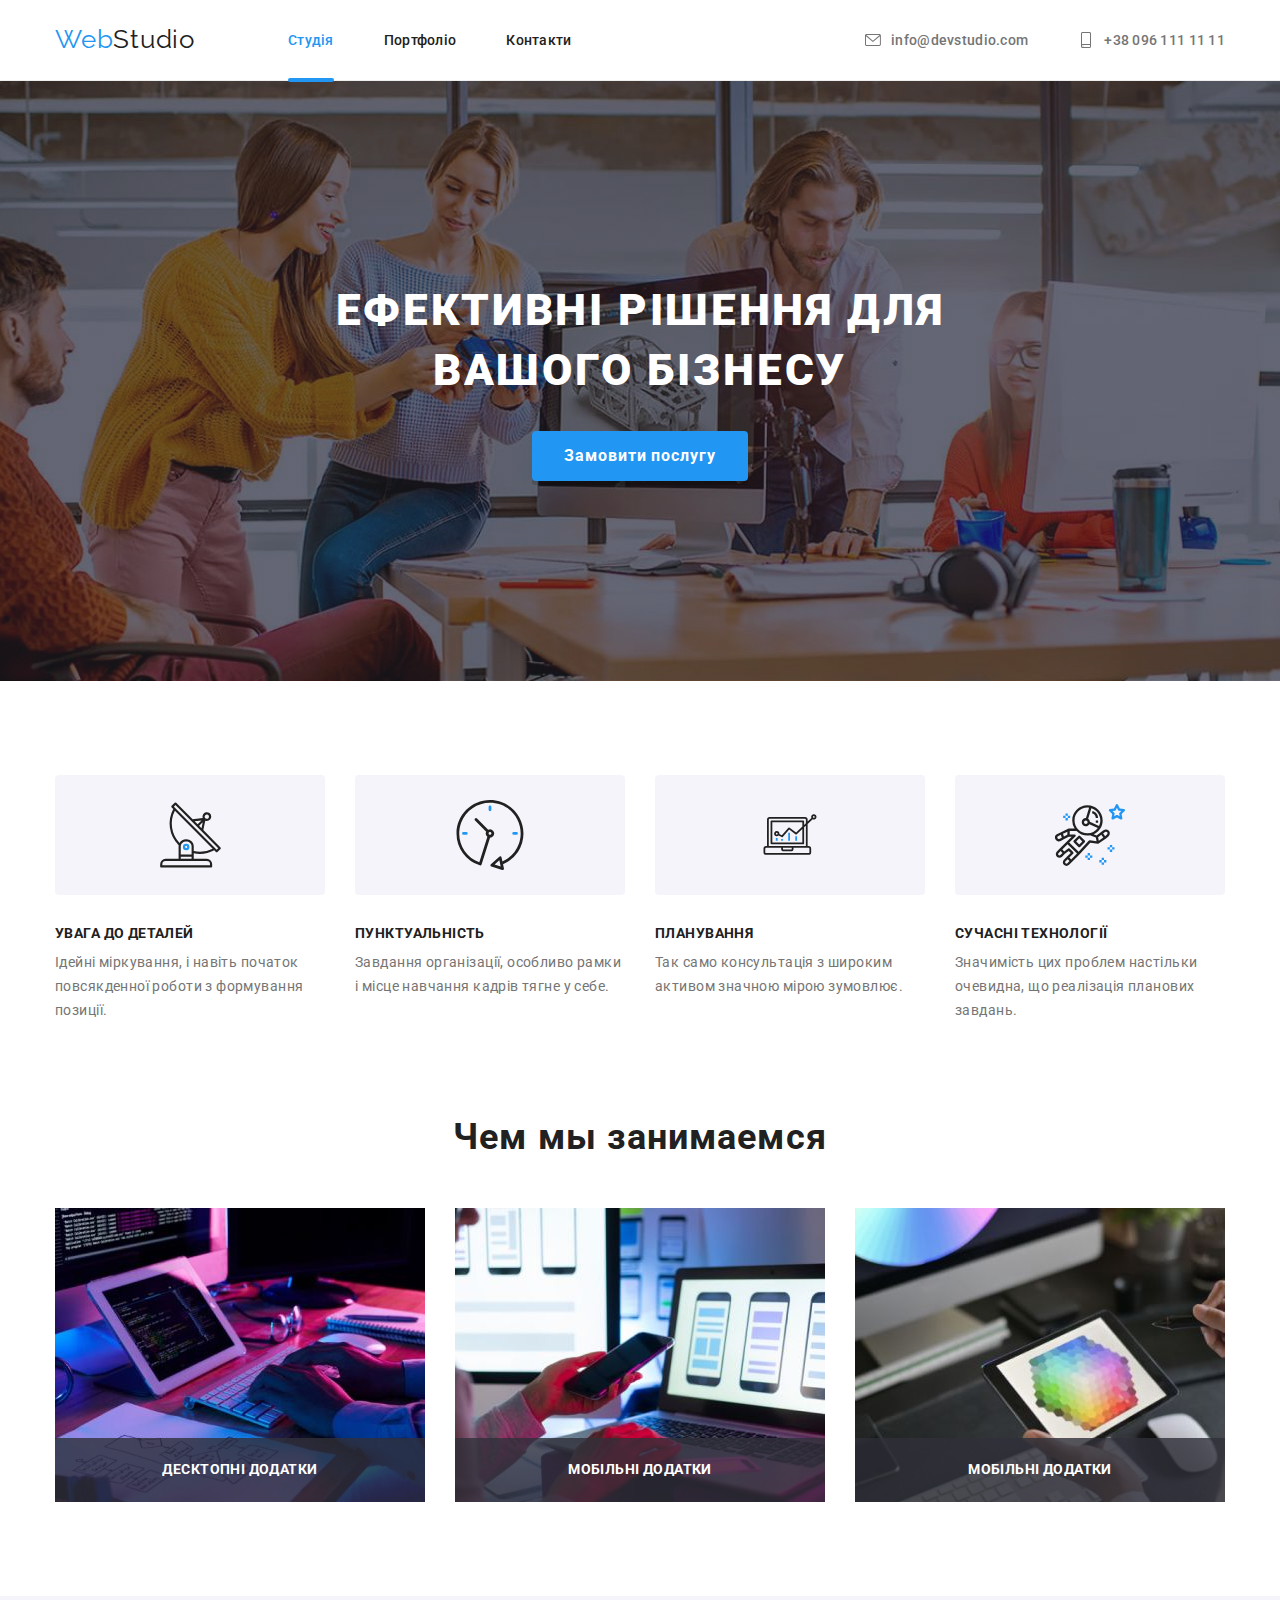
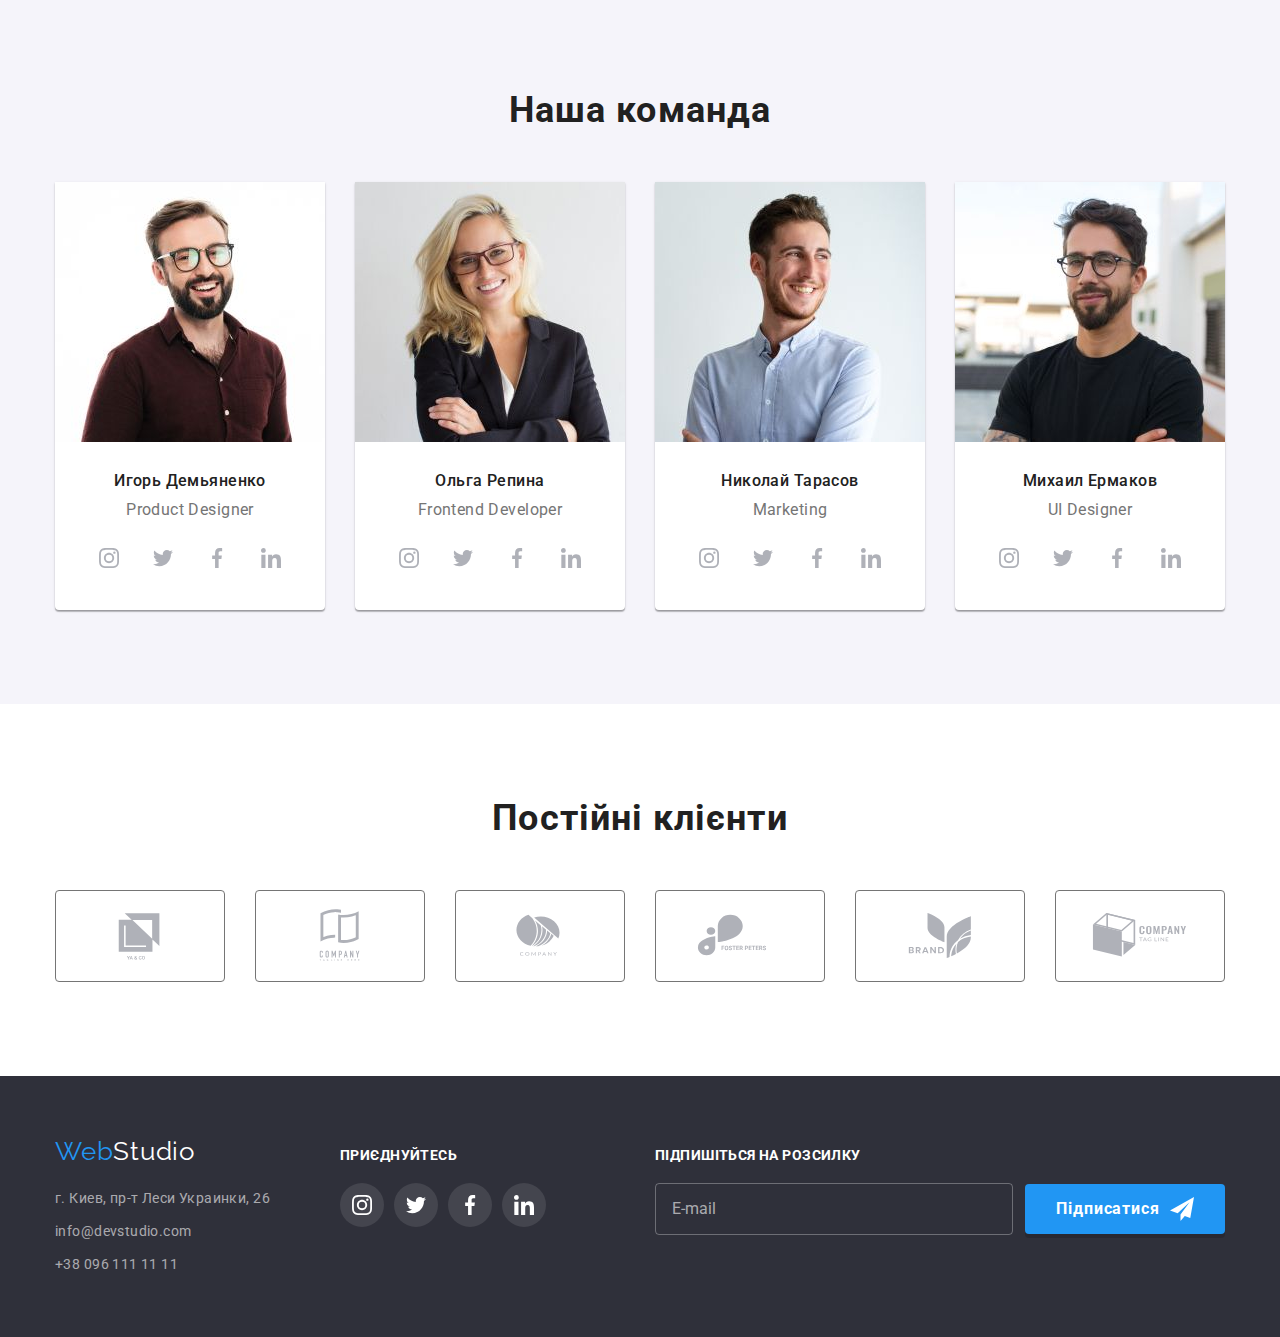
<file: index.html>
<!DOCTYPE html>
<html lang="uk">

<head>
  <meta charset="UTF-8" />
  <meta name="description" content="Разработка сайтов под ключ" />
  <meta name="viewport" content="width=device-width, initial-scale=1.0" />
  <title>WebStudio</title>
  <link rel="preconnect" href="https://fonts.googleapis.com" />
  <link rel="preconnect" href="https://fonts.gstatic.com" crossorigin />
  <link href="https://fonts.googleapis.com/css2?family=Raleway:wght@700&family=Roboto:wght@400;500;700;900&display=swap"
    rel="stylesheet" />
  <link rel="stylesheet" href="./css/main.min.css" />
</head>

<body data-page>
  <!-- Header section-->
  <header class="header">
    <div class="container header__container">
      <a class="logo header__logo link" href="" lang="en">Web<span class="header__logo--accent">Studio</span></a>
      <button class="mob-menu__btg" type="button" data-menu-open>
        <svg class="mob-menu__icon" width="24px" height="16px">
          <use href="./imeges/icomoon.svg#mob-menu"></use>
        </svg>
      </button>
      <nav class="nav">
        <ul class="nav__list list">
          <li class="nav__item">
            <a class="nav__link nav__link--akcent link" href="./index.html">Студія</a>
          </li>
          <li class="nav__item">
            <a class="nav__link link" href="./portfolio.html">Портфоліо</a>
          </li>
          <li class="nav__item">
            <a class="nav__link link" href="">Контакти</a>
          </li>
        </ul>
      </nav>
      <ul class="header__list-cont list">
        <li class="header__item-cont">
          <a class="header__item-cont__link link" href="mailto:info@devstudio.com"><svg
              class="header__item-cont__link-icon" width="16" height="16">
              <use href="./imeges/icomoon.svg#envelope"></use>
            </svg>info@devstudio.com</a>
        </li>
        <li class="header__item-cont">
          <a class="header__item-cont__link link" href="tel:+380961111111">
            <svg class="header__item-cont__link-icon" width="16" height="16">
              <use href="./imeges/icomoon.svg#smartphone"></use>
            </svg>
            +38 096 111 11 11</a>
        </li>
      </ul>
    </div>
  </header>

  <!-- Main section -->
  <main class="main">
    <!-- Hirow  section  -->
    <section class="hero section">
      <div class="container">
        <h1 class="hero__title">Ефективні рішення для вашого бізнесу</h1>
        <button class="button hero__button" type="button" data-modal-open>
          Замовити послугу
        </button>
      </div>
    </section>

    <!-- Benefits section -->
    <section class="benefits section">
      <div class="container">
        <ul class="benefits__list card-cet list">
          <li class="benefits__item">
            <div class="benefits__beg">
              <svg class="benefits__icon" width="65" height="70">
                <use href="./imeges/icomoon.svg#antenna"></use>
              </svg>
            </div>
            <h3 class="benefits__title">УВАГА ДО ДЕТАЛЕЙ</h3>
            <p class="benefits__desc">
              Ідейні міркування, і навіть початок повсякденної роботи з
              формування позиції.
            </p>
          </li>
          <li class="benefits__item">
            <div class="benefits__beg">
              <svg class="benefits__icon" width="70" height="70">
                <use href="./imeges/icomoon.svg#clock"></use>
              </svg>
            </div>
            <h3 class="benefits__title">ПУНКТУАЛЬНІСТЬ</h3>
            <p class="benefits__desc">
              Завдання організації, особливо рамки і місце навчання кадрів
              тягне у себе.
            </p>
          </li>
          <li class="benefits__item">
            <div class="benefits__beg">
              <svg class="benefits__icon" width="70" height="53">
                <use href="./imeges/icomoon.svg#diagram"></use>
              </svg>
            </div>
            <h3 class="benefits__title">ПЛАНУВАННЯ</h3>
            <p class="benefits__desc">
              Так само консультація з широким активом значною мірою зумовлює.
            </p>
          </li>
          <li class="benefits__item">
            <div class="benefits__beg">
              <svg class="benefits__icon" width="70" height="70">
                <use href="./imeges/icomoon.svg#astronaut"></use>
              </svg>
            </div>
            <h3 class="benefits__title">СУЧАСНІ ТЕХНОЛОГІЇ</h3>
            <p class="benefits__desc">
              Значимість цих проблем настільки очевидна, що реалізація
              планових завдань.
            </p>
          </li>
        </ul>
      </div>
    </section>
    <!-- aboot section  -->
    <section class="aboot section">
      <div class="container">
        <h2 class="section-title">Чем мы занимаемся</h2>
        <ul class="aboot__list card-cet list">
          <li class="aboot__item">
            <div class="aboot__img-set">
              <picture>
                <source media="(min-width: 1200px)" srcset="
                ./imeges/abult/abult-1@1x_d.jpg 1x, 
                ./imeges/abult/abult-1@2x_d.jpg 2x "
                />
              <img class="aboot_img" src="./imeges/abult/abult-1@1x_d.jpg " alt="Програмист пишет код" width="370"
                height="294" />
              </picture>
              <h3 class="aboot__title">Десктопні додатки</h3>
            </div>
          </li>
          <li class="aboot__item">
            <div class="aboot__img-set">
              <picture>
                <source media="(min-width: 1200px)" srcset="
                ./imeges/abult/abult-2@1x_d.jpg 1x, 
                ./imeges/abult/abult-2@2x_d.jpg 2x "
                />
              <img class="aboot_img" src="./imeges/abult/abult-2@1x_d.jpg " alt="Програмист пишет код" width="370"
                height="294" />
              </picture>
              <h3 class="aboot__title">Мобільні додатки</h3>
            </div>
          </li>
          <li class="aboot__item">
            <div class="aboot__img-set">
              <picture>
                <source media="(min-width: 1200px)" srcset="
                ./imeges/abult/abult-3@1x_d.jpg 1x, 
                ./imeges/abult/abult-3@2x_d.jpg 2x "
                />
              <img class="aboot_img" src="./imeges/abult/abult-3@1x_d.jpg " alt="Програмист пишет код" width="370"
                height="294" />
              </picture>
              <h3 class="aboot__title">Мобільні додатки</h3>
            </div>
          </li>
        </ul>
      </div>
    </section>

    <!-- team section -->
    <section class="team section">
      <div class="container">
        <h2 class="section-title">Наша команда</h2>
        <ul class="team__list card-cet list">
          <li class="team__item">
            <picture>
              <source media="(min-width: 1200px)" srcset="
              ./imeges/tim/tim-1@1x_d.jpg 1x, 
              ./imeges/tim/tim-1@2x_d.jpg 2x"
              />
              <source media="(min-width: 768px)" srcset="
              ./imeges/tim/tim-1@1x_t.jpg 1x, 
              ./imeges/tim/tim-1@2x_t.jpg 2x"
              />
              <source media="(min-width: 420px)" srcset="
              ./imeges/tim/tim-1@1x_m.jpg 1x, 
              ./imeges/tim/tim-1@2x_m.jpg 2x"
              />
            <img class="team__img" src=" ./imeges/tim/tim-1@1x_m.jpg" alt="Игорь Демьяненко" width="450" height="460" />
          </picture>
           
            <div class="team__wrapper">
              <h3 class="team__name">Игорь Демьяненко</h3>
              <p class="team__desc" lang="en">Product Designer</p>
              <ul class="social__list list">
                <li class="social__item">
                  <a class="social__link link" href="" target="_blank" rel="noopener noreferrer" aria-label="instagram">
                    <svg class="social__icon" width="20" height="20">
                      <use href="./imeges/icomoon.svg#instagram"></use>
                    </svg>
                  </a>
                </li>
                <li class="social__item">
                  <a class="social__link link" href="" target="_blank" rel="noopener noreferrer" aria-label="twitter">
                    <svg class="social__icon" width="20" height="20">
                      <use href="./imeges/icomoon.svg#twitter"></use>
                    </svg>
                  </a>
                </li>
                <li class="social__item">
                  <a class="social__link link" href="" target="_blank" rel="noopener noreferrer" aria-label="facebook">
                    <svg class="social__icon" width="20px" height="20px">
                      <use href="./imeges/icomoon.svg#facebook"></use>
                    </svg>
                  </a>
                </li>
                <li class="social__item">
                  <a class="social__link link" href="" target="_blank" rel="noopener noreferrer" aria-label="linkedin">
                    <svg class="social__icon" width="20" height="20">
                      <use href="./imeges/icomoon.svg#linkedin"></use>
                    </svg>
                  </a>
                </li>
              </ul>
            </div>
          </li>
          <li class="team__item">
            <picture>
              <source media="(min-width: 1200px)" srcset="
              ./imeges/tim/tim-2@1x_d.jpg 1x, 
              ./imeges/tim/tim-2@2x_d.jpg 2x"
              />
              <source media="(min-width: 768px)" srcset="
              ./imeges/tim/tim-2@1x_t.jpg 1x, 
              ./imeges/tim/tim-2@2x_t.jpg 2x"
              />
              <source media="(min-width: 420px)" srcset="
              ./imeges/tim/tim-2@1x_m.jpg 1x, 
              ./imeges/tim/tim-2@2x_m.jpg 2x"
              />
            <img class="team__img" src="./imeges/tim/tim-2@1x_m.jpg" alt="Ольга Репина" width="450" height="460" />
          </picture>
            <div class="team__wrapper">
              <h3 class="team__name">Ольга Репина</h3>
              <p class="team__desc" lang="en">Frontend Developer</p>
              <ul class="social__list list">
                <li class="social__item">
                  <a class="social__link link" href="" target="_blank" rel="noopener noreferrer" aria-label="instagram">
                    <svg class="social__icon" width="20" height="20">
                      <use href="./imeges/icomoon.svg#instagram"></use>
                    </svg>
                  </a>
                </li>
                <li class="social__item">
                  <a class="social__link link" href="" target="_blank" rel="noopener noreferrer" aria-label="twitter">
                    <svg class="social__icon" width="20" height="20">
                      <use href="./imeges/icomoon.svg#twitter"></use>
                    </svg>
                  </a>
                </li>
                <li class="social__item">
                  <a class="social__link link" href="" target="_blank" rel="noopener noreferrer" aria-label="facebook">
                    <svg class="social__icon" width="20px" height="20px">
                      <use href="./imeges/icomoon.svg#facebook"></use>
                    </svg>
                  </a>
                </li>
                <li class="social__item">
                  <a class="social__link link" href="" target="_blank" rel="noopener noreferrer" aria-label="linkedin">
                    <svg class="social__icon" width="20" height="20">
                      <use href="./imeges/icomoon.svg#linkedin"></use>
                    </svg>
                  </a>
                </li>
              </ul>
            </div>
          </li>
          <li class="team__item">
            <picture>
              <source media="(min-width: 1200px)" srcset="
              ./imeges/tim/tim-3@1x_d.jpg 1x, 
              ./imeges/tim/tim-3@2x_d.jpg 2x"
              />
              <source media="(min-width: 768px)" srcset="
              ./imeges/tim/tim-3@1x_t.jpg 1x, 
              ./imeges/tim/tim-3@2x_t.jpg 2x"
              />
              <source media="(min-width: 420px)" srcset="
              ./imeges/tim/tim-3@1x_m.jpg 1x, 
              ./imeges/tim/tim-3@2x_m.jpg 2x"
              />
            <img class="team__img" src="./imeges/tim/tim-3@1x_m.jpg" alt="Николай Тарасов" width="450" height="460"/>
          </picture>
            <div class="team__wrapper">
              <h3 class="team__name">Николай Тарасов</h3>
              <p class="team__desc" lang="en">Marketing</p>
              <ul class="social__list list">
                <li class="social__item">
                  <a class="social__link link" href="" target="_blank" rel="noopener noreferrer" aria-label="instagram">
                    <svg class="social__icon" width="20" height="20">
                      <use href="./imeges/icomoon.svg#instagram"></use>
                    </svg>
                  </a>
                </li>
                <li class="social__item">
                  <a class="social__link link" href="" target="_blank" rel="noopener noreferrer" aria-label="twitter">
                    <svg class="social__icon" width="20" height="20">
                      <use href="./imeges/icomoon.svg#twitter"></use>
                    </svg>
                  </a>
                </li>
                <li class="social__item">
                  <a class="social__link link" href="" target="_blank" rel="noopener noreferrer" aria-label="facebook">
                    <svg class="social__icon" width="20px" height="20px">
                      <use href="./imeges/icomoon.svg#facebook"></use>
                    </svg>
                  </a>
                </li>
                <li class="social__item">
                  <a class="social__link link" href="" target="_blank" rel="noopener noreferrer" aria-label="linkedin">
                    <svg class="social__icon" width="20" height="20">
                      <use href="./imeges/icomoon.svg#linkedin"></use>
                    </svg>
                  </a>
                </li>
              </ul>
            </div>
          </li>
          <li class="team__item">
            <picture>
              <source media="(min-width: 1200px)" srcset="
              ./imeges/tim/tim-4@1x_d.jpg 1x, 
              ./imeges/tim/tim-4@2x_d.jpg 2x"
              />
              <source media="(min-width: 768px)" srcset="
              ./imeges/tim/tim-4@1x_t.jpg 1x, 
              ./imeges/tim/tim-4@2x_t.jpg 2x"
              />
              <source media="(min-width: 420px)" srcset="
              ./imeges/tim/tim-4@1x_m.jpg 1x, 
              ./imeges/tim/tim-4@2x_m.jpg 2x"
              />
            <img class="team__img" src="./imeges/tim/tim-4@1x_m.jpg" alt="Михаил Ермаков" width="450" height="460" />
          </picture>
            <div class="team__wrapper">
              <h3 class="team__name">Михаил Ермаков</h3>
              <p class="team__desc" lang="en">UI Designer</p>
              <ul class="social__list list">
                <li class="social__item">
                  <a class="social__link link" href="" target="_blank" rel="noopener noreferrer" aria-label="instagram">
                    <svg class="social__icon" width="20" height="20">
                      <use href="./imeges/icomoon.svg#instagram"></use>
                    </svg>
                  </a>
                </li>
                <li class="social__item">
                  <a class="social__link link" href="" target="_blank" rel="noopener noreferrer" aria-label="twitter">
                    <svg class="social__icon" width="20" height="20">
                      <use href="./imeges/icomoon.svg#twitter"></use>
                    </svg>
                  </a>
                </li>
                <li class="social__item">
                  <a class="social__link link" href="" target="_blank" rel="noopener noreferrer" aria-label="facebook">
                    <svg class="social__icon" width="20px" height="20px">
                      <use href="./imeges/icomoon.svg#facebook"></use>
                    </svg>
                  </a>
                </li>
                <li class="social__item">
                  <a class="social__link link" href="" target="_blank" rel="noopener noreferrer" aria-label="linkedin">
                    <svg class="social__icon" width="20" height="20">
                      <use href="./imeges/icomoon.svg#linkedin"></use>
                    </svg>
                  </a>
                </li>
              </ul>
            </div>
          </li>
        </ul>
      </div>
    </section>

    <!-- client section -->
    <section class="client section">
      <div class="container">
        <h2 class="section-title">Постійні клієнти</h2>
        <ul class="client__list card-cet list">
          <li class="client__item">
            <a class="client__link link" href="" target="_blank" rel="noopener noreferrer" aria-label="логотип">
              <svg class="client__icon" width="106" height="80">
                <use href="./imeges/icomoon.svg#logo"></use>
              </svg>
            </a>
          </li>
          <li class="client__item">
            <a class="client__link link" href="" target="_blank" rel="noopener noreferrer" aria-label="логотип">
              <svg class="client__icon" width="106" height="80">
                <use href="./imeges/icomoon.svg#logo-1"></use>
              </svg>
            </a>
          </li>
          <li class="client__item">
            <a class="client__link link" href="" target="_blank" rel="noopener noreferrer" aria-label="логотип">
              <svg class="client__icon" width="106" height="80">
                <use href="./imeges/icomoon.svg#logo-2"></use>
              </svg>
            </a>
          </li>
          <li class="client__item">
            <a class="client__link link" href="" target="_blank" rel="noopener noreferrer" aria-label="логотип">
              <svg class="client__icon" width="106" height="80">
                <use href="./imeges/icomoon.svg#logo-3"></use>
              </svg>
            </a>
          </li>
          <li class="client__item">
            <a class="client__link link" href="" target="_blank" rel="noopener noreferrer" aria-label="логотип">
              <svg class="client__icon" width="106" height="80">
                <use href="./imeges/icomoon.svg#logo-4"></use>
              </svg>
            </a>
          </li>
          <li class="client__item">
            <a class="client__link link" href="" target="_blank" rel="noopener noreferrer" aria-label="логотип">
              <svg class="client__icon" width="106" height="80">
                <use href="./imeges/icomoon.svg#logo-5"></use>
              </svg>
            </a>
          </li>
        </ul>
      </div>
    </section>
  </main>
  <!-- Footer section -->
  <footer class="footer">
    <div class="container">
      <div class="footer-card-cet">
        <div class="footer__kontakt">
          <a class="logo footer__logo link" href="./index.html">Web<span class="footer__logo--accent">Studio</span></a>
          <address class="footer-address">
            <ul class="footer_list list">
              <li class="footer__kontakt-item">
                <a class="footer__kontakt-link link" href="https://goo.gl/maps/461k6AUFMQKHegbq6" target="_blank"
                  rel="noopener noreferrer">г. Киев, пр-т Леси Украинки, 26</a>
              </li>
              <li class="footer__kontakt-item">
                <a class="footer__kontakt-link link" href="mailto:info@devstudio.com">info@devstudio.com</a>
              </li>
              <li class="footer__kontakt-item">
                <a class="footer__kontakt-link link" href="tel:+380961111111">+38 096 111 11 11</a>
              </li>
            </ul>
          </address>
        </div>
        <div class="footer__social">
          <p class="footer-title footer__social-title">приєднуйтесь</p>
          <ul class="social__list list">
            <li class="social__item">
              <a class="social__link link" href="" target="_blank" rel="noopener noreferrer" aria-label="instagram">
                <svg class="footer__social-icon" width="20" height="20">
                  <use href="./imeges/icomoon.svg#instagram"></use>
                </svg>
              </a>
            </li>
            <li class="social__item">
              <a class="social__link link" href="" target="_blank" rel="noopener noreferrer" aria-label="twitter">
                <svg class="footer__social-icon" width="20" height="20">
                  <use href="./imeges/icomoon.svg#twitter"></use>
                </svg>
              </a>
            </li>
            <li class="social__item">
              <a class="social__link link" href="" target="_blank" rel="noopener noreferrer" aria-label="facebook">
                <svg class="footer__social-icon" width="20px" height="20px">
                  <use href="./imeges/icomoon.svg#facebook"></use>
                </svg>
              </a>
            </li>
            <li class="social__item">
              <a class="social__link link" href="" target="_blank" rel="noopener noreferrer" aria-label="linkedin">
                <svg class="footer__social-icon" width="20" height="20">
                  <use href="./imeges/icomoon.svg#linkedin"></use>
                </svg>
              </a>
            </li>
          </ul>
        </div>
        <div class="footer-form">
          <form class="footer_form">
            <strong class="footer-title">Підпишіться на розсилку</strong>
            <div class="fooer-form__set">
              <input class="fooer-form__input" type="email" id="footer-user-email" placeholder="E-mail" />

              <button class="footer__form__btg button" type="submit">
                Підписатися
                <svg class="footer__form__btg-icon" width="24" height="24">
                  <use href="./imeges/icomoon.svg#icon-send"></use>
                </svg>
              </button>
            </div>
          </form>
        </div>
      </div>
    </div>
  </footer>

  <!--modal window  !-->
  <div class="backdrop is-hidden" data-modal>
    <div class="modal">
      <button class="modal__btn" data-modal-close>
        <svg class="modal__btn-icon" width="18" height="18">
          <use href="./imeges/icomoon.svg#icon-close"></use>
        </svg>
      </button>
      <form class="form-modal">
        <strong class="form-modal__title">Залиште свої дані, ми вам передзвонимо</strong>
        <div class="form-modal__group-wrapper">
          <div class="form-modal__group">
            <label class="form-modal__labe" for="user-name">Ім'я</label>
            <input class="form-modal__input" type="text" id="user-name" />
            <svg class="form-modal__icon" width="18" height="18">
              <use href="./imeges/icomoon.svg#person"></use>
            </svg>
          </div>
          <div class="form-modal__group">
            <label class="form-modal__labe" for="user-phone">Телефон</label>
            <input class="form-modal__input" type="tel" id="user-phone" />
            <svg class="form-modal__icon" width="18" height="18">
              <use href="./imeges/icomoon.svg#phone"></use>
            </svg>
          </div>
          <div class="form-modal__group">
            <label class="form-modal__labe" for="user-email">Пошта</label>
            <input class="form-modal__input" type="email" id="user-email" />
            <svg class="form-modal__icon" width="18" height="18">
              <use href="./imeges/icomoon.svg#email-form"></use>
            </svg>
          </div>
          <div class="form-modal__group">
            <label class="form-modal__labe" for="user-comment">Коментар</label>
            <textarea class="form-modal__input form-modal__input-comment" id="user-comment"
              placeholder="Введіть текст"></textarea>
          </div>
        </div>
        <label class="form-modal__check-label">
          <input class="form-modal__check-input visuaaly-hidden" type="checkbox" name="check" />
          <svg class="form-modal__check-icon" width="16" height="15">
            <use class="form-modal__check-icon__check-icon-of" href="./imeges/icomoon.svg#checkbox-ramka"></use>
            <use class="form-modal__check-icon__check-icon-on" href="./imeges/icomoon.svg#icon-check"></use>
          </svg>
          <span class="check-text">Погоджуюся з розсилкою та приймаю
            <a class="form-modal__check-link link" href="">Умови договору</a></span>
        </label>
        <div class="modal-form-button-wrapper">
          <button class="form-modal__button button" type="submit">
            Відправити
          </button>
        </div>
      </form>
    </div>
  </div>
  <!--Mobile menu-->
  <div class="menu-overlay" data-menu>
    <div class="menu-container">
      <button class="menu-of__btg mob-menu__btg" type="button" data-menu-close>
        <svg class="menu-of__icon" width="24px" height="24px">
          <use href="/imeges/icomoon.svg#icon-close"></use>
        </svg>
      </button>
      <ul class="mob-nav__list mob__card-set list">
        <li class="mob-nav__item">
          <a class="mob-nav__link mob-nav__link--akcent link" href="./index.html">Студія</a>
        </li>
        <li class="mob-nav__item">
          <a class="mob-nav__link link" href="./portfolio.html">Портфоліо</a>
        </li>
        <li class="mob-nav__item">
          <a class="mob-nav__link link" href="">Контакти</a>
        </li>
      </ul>
      <ul class="mob-cont__list mob__card-set list">
        <li class="mob-cont__item">
          <a class="mob-cont__link link" href="tel:+380961111111">
           <span class="mob-cont__link--akcent"> +38 096 111 11 11</span></a>
        </li>
        <li class="mob-cont__item">
          <a class="mob-cont__link link" href="mailto:info@devstudio.com">info@devstudio.com</a>
        </li>
      </ul>
      <ul class="mob-social__list list">
        <li class="mob-social__item">
          <a class="mob-social__link link" href="">Instagram</a>
        </li>
        <li class="mob-social__item">
          <a class="mob-social__link link" href="">Twitter</a>
        </li>
        <li class="mob-social__item">
          <a class="mob-social__link link" href="">Facebook</a>
        </li>
        <li class="mob-social__item">
          <a class="mob-social__link link" href="">LinkedIn</a>
        </li>
      </ul>
    </div>
  </div>
  <script src="./js/modal.js"></script>
  <script src="./js/mobail-menu.js"></script>
</body>

</html>
</file>
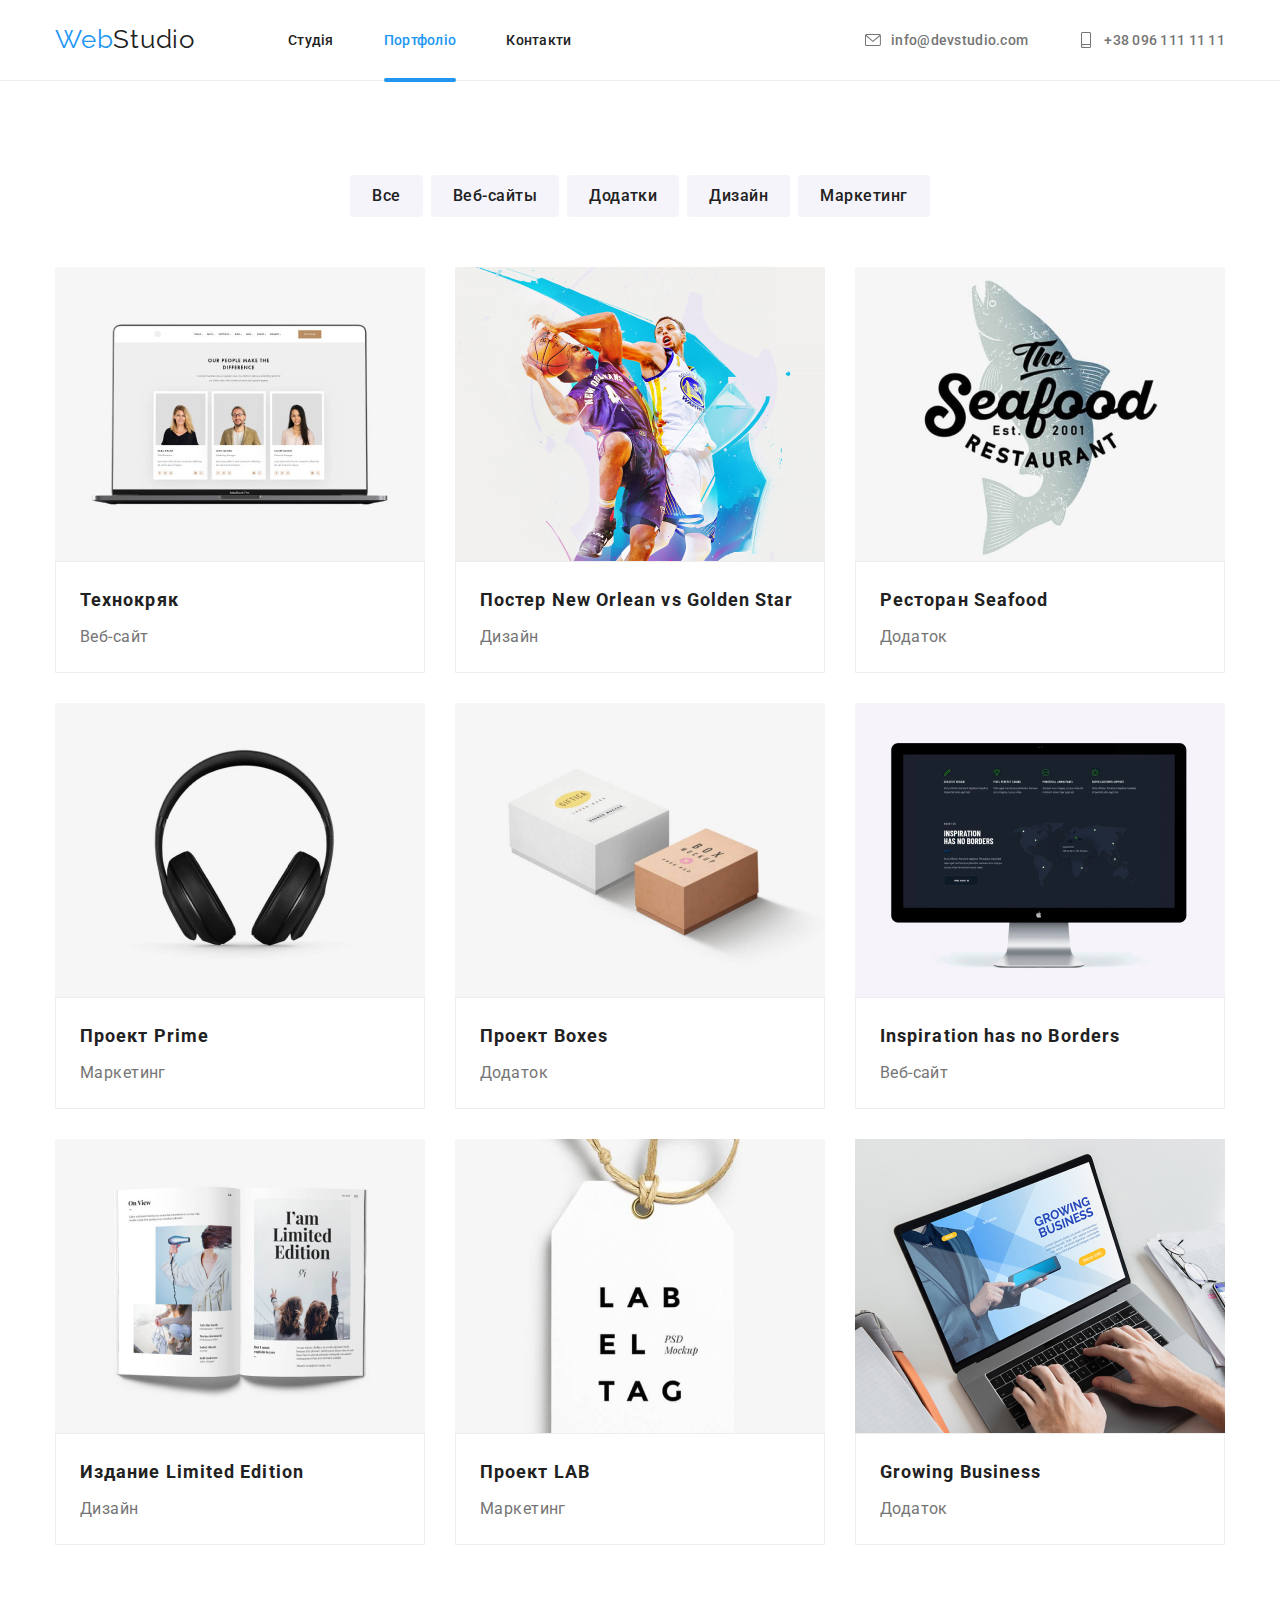
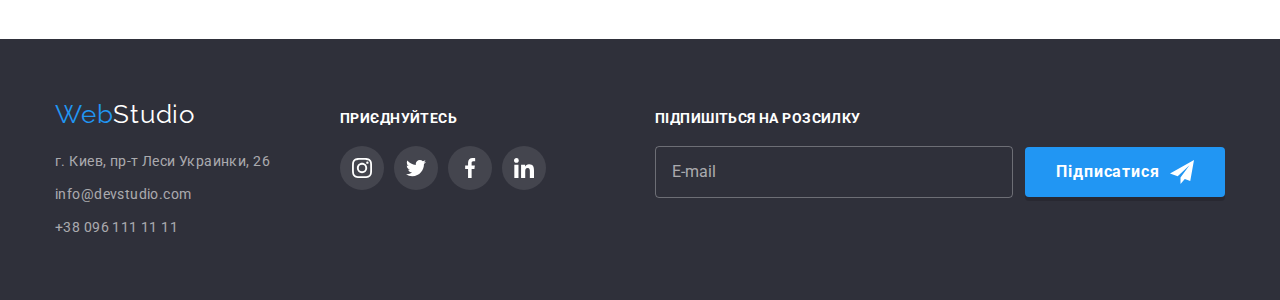
<file: portfolio.html>
<!DOCTYPE html>
<html lang="uk">

<head>
  <meta charset="UTF-8" />
  <meta name="description" content="Разработка сайтов под ключ" />
  <meta name="viewport" content="width=device-width, initial-scale=1.0" />
  <title>WebStudio</title>
  <link rel="preconnect" href="https://fonts.googleapis.com" />
  <link rel="preconnect" href="https://fonts.gstatic.com" crossorigin />
  <link href="https://fonts.googleapis.com/css2?family=Raleway:wght@700&family=Roboto:wght@400;500;700;900&display=swap"
    rel="stylesheet" />
    <link rel="stylesheet" href="./css/main.min.css" /> 
</head>

<body>
  <!-- Header section-->
  <header class="header">
    <div class="container header__container">
      <a class="logo header__logo link" href="" lang="en">Web<span class="header__logo--accent">Studio</span></a>
      <button class="mob-menu__btg" type="button" data-menu-open>
        <svg class="mob-menu__icon" width="24px" height="16px">
          <use href="./imeges/icomoon.svg#mob-menu"></use>
        </svg>
      </button>
      <nav class="nav">
        <ul class="nav__list list">
          <li class="nav__item">
            <a class="nav__link  link" href="./index.html">Студія</a>
          </li>
          <li class="nav__item">
            <a class="nav__link nav__link--akcent link" href="./portfolio.html">Портфоліо</a>
          </li>
          <li class="nav__item">
            <a class="nav__link link" href="">Контакти</a>
          </li>
        </ul>
      </nav>
      <ul class="header__list-cont list">
        <li class="header__item-cont">
          <a class="header__item-cont__link link" href="mailto:info@devstudio.com"><svg
              class="header__item-cont__link-icon" width="16" height="16">
              <use href="./imeges/icomoon.svg#envelope"></use>
            </svg>info@devstudio.com</a>
        </li>
        <li class="header__item-cont">
          <a class="header__item-cont__link link" href="tel:+380961111111">
            <svg class="header__item-cont__link-icon" width="16" height="16">
              <use href="./imeges/icomoon.svg#smartphone"></use>
            </svg>
            +38 096 111 11 11</a>
        </li>
      </ul>
    </div>
  </header>
  <!-- Main section -->
  <main class="main">
    <!-- filter section -->
    <section class="filter section">
      <div class="container">
        <h1 class="visuaaly-hidden">список фильра</h1>
        <ul class="filter__list list">
          <li class="filter__item">
            <button class="filter__button" type="button">Все</button>
          </li>
          <li class="filter__item">
            <button class="filter__button" type="button">Веб-сайты</button>
          </li>
          <li class="filte__-item">
            <button class="filter__button" type="button">Додатки</button>
          </li>
          <li class="filter__item">
            <button class="filter__button" type="button">Дизайн</button>
          </li>
          <li class="filter__item">
            <button class="filter__button" type="button">Маркетинг</button>
          </li>
        </ul>

        <ul class="portfolio list card-cet">
          <li class="portfolio__item">
            <a class="link portfolio__link" href="">
              <div class="portfolio__overlay-set">
                <picture>
                  <source media="(min-width: 1200px)" srcset="
                  ./imeges/port/portf-1@1x_d.jpg 1x, 
                  ./imeges/port/portf-1@1x_d.jpg 2x"
                  />
                  <source media="(min-width: 768px)" srcset="
                  ./imeges/port/portf-1@1x_t.jpg 1x, 
                  ./imeges/port/portf-1@1x_t.jpg 2x"
                  />
                  <source media="(min-width: 420px)" srcset="
                  ./imeges/port/portf-1@1x_m.jpg 1x, 
                  ./imeges/port/portf-1@2x_m.jpg 2x"
                  />
                <img class="portfolio-img" src="./imeges/port/portf-1@1x_m.jpg" alt="экран ноутбука" width="450"
                  height="294" />
                </picture>
                <div class="portfolio__overlay">
                  <p class="portfolio__overlay-text">
                    Ресурс пропонує комплексні пропозиції з різним рівнем
                    функціоналу та сервісів. Все це дозволить відвідувачу
                    отримати вичерпні відомості про компанію чи приватну
                    особу.
                  </p>
                </div>
              </div>
              <div class="portfolio__link__border">
                <h2 class="portfolio__link__title">Технокряк</h2>
                <p class="portfolio__link__desc">Веб-сайт</p>
              </div>
            </a>
          </li>
          <li class="portfolio__item">
            <a class="link portfolio__link" href="">
              <div class="portfolio__overlay-set">
                <picture>
                  <source media="(min-width: 1200px)" srcset="
                  ./imeges/port/portf-2@1x_d.jpg 1x, 
                  ./imeges/port/portf-2@1x_d.jpg 2x"
                  />
                  <source media="(min-width: 768px)" srcset="
                  ./imeges/port/portf-2@1x_t.jpg 1x, 
                  ./imeges/port/portf-2@1x_t.jpg 2x"
                  />
                  <source media="(min-width: 420px)" srcset="
                  ./imeges/port/portf-2@1x_m.jpg 1x, 
                  ./imeges/port/portf-2@2x_m.jpg 2x"
                  />
                <img class="portfolio-img" src="./imeges/port/portf-2@1x_m.jpg" alt="два баскетболиста боряться за мяч"
                  width="450" height="294" />
                </picture>
                <div class="portfolio__overlay">
                  <p class="portfolio__overlay-text">
                    Ресурс пропонує комплексні пропозиції з різним рівнем
                    функціоналу та сервісів. Все це дозволить відвідувачу
                    отримати вичерпні відомості про компанію чи приватну
                    особу.
                  </p>
                </div>
              </div>
              <div class="portfolio__link__border">
                <h2 class="portfolio__link__title">
                  Постер New Orlean vs Golden Star
                </h2>
                <p class="portfolio__link__desc">Дизайн</p>
              </div>
            </a>
          </li>
          <li class="portfolio__item">
            <a class="link portfolio__link" href="">
              <div class="portfolio__overlay-set">
                <picture>
                  <source media="(min-width: 1200px)" srcset="
                  ./imeges/port/portf-3@1x_d.jpg 1x, 
                  ./imeges/port/portf-3@1x_d.jpg 2x"
                  />
                  <source media="(min-width: 768px)" srcset="
                  ./imeges/port/portf-3@1x_t.jpg 1x, 
                  ./imeges/port/portf-3@1x_t.jpg 2x"
                  />
                  <source media="(min-width: 420px)" srcset="
                  ./imeges/port/portf-3@1x_m.jpg 1x, 
                  ./imeges/port/portf-3@2x_m.jpg 2x"
                  />
                <img class="portfolio-img" src="./imeges/port/portf-3@1x_m.jpg " alt="логотип рестарана" width="450"
                  height="294" />
                </picture>
                <div class="portfolio__overlay">
                  <p class="portfolio__overlay-text">
                    Ресурс пропонує комплексні пропозиції з різним рівнем
                    функціоналу та сервісів. Все це дозволить відвідувачу
                    отримати вичерпні відомості про компанію чи приватну
                    особу.
                  </p>
                </div>
              </div>
              <div class="portfolio__link__border">
                <h2 class="portfolio__link__title">Ресторан Seafood</h2>
                <p class="portfolio__link__desc">Додаток</p>
              </div>
            </a>
          </li>
          <li class="portfolio__item">
            <a class="link portfolio__link" href="">
              <div class="portfolio__overlay-set">
                <picture>
                  <source media="(min-width: 1200px)" srcset="
                  ./imeges/port/portf-4@1x_d.jpg 1x, 
                  ./imeges/port/portf-4@1x_d.jpg 2x"
                  />
                  <source media="(min-width: 768px)" srcset="
                  ./imeges/port/portf-4@1x_t.jpg 1x, 
                  ./imeges/port/portf-4@1x_t.jpg 2x"
                  />
                  <source media="(min-width: 420px)" srcset="
                  ./imeges/port/portf-4@1x_m.jpg 1x, 
                  ./imeges/port/portf-4@2x_m.jpg 2x"
                  />
                <img class="portfolio-img" src="./imeges/port/portf-4@1x_m.jpg " alt="наушники" width="450" height="294" />
                </picture>
                <div class="portfolio__overlay">
                  <p class="portfolio__overlay-text">
                    Ресурс пропонує комплексні пропозиції з різним рівнем
                    функціоналу та сервісів. Все це дозволить відвідувачу
                    отримати вичерпні відомості про компанію чи приватну
                    особу.
                  </p>
                </div>
              </div>
              <div class="portfolio__link__border">
                <h2 class="portfolio__link__title">Проект Prime</h2>
                <p class="portfolio__link__desc">Маркетинг</p>
              </div>
            </a>
          </li>
          <li class="portfolio__item">
            <a class="link portfolio__link" href="">
              <div class="portfolio__overlay-set">
                <picture>
                  <source media="(min-width: 1200px)" srcset="
                  ./imeges/port/portf-5@1x_d.jpg 1x, 
                  ./imeges/port/portf-5@1x_d.jpg 2x"
                  />
                  <source media="(min-width: 768px)" srcset="
                  ./imeges/port/portf-5@1x_t.jpg 1x, 
                  ./imeges/port/portf-5@1x_t.jpg 2x"
                  />
                  <source media="(min-width: 420px)" srcset="
                  ./imeges/port/portf-5@1x_m.jpg 1x, 
                  ./imeges/port/portf-5@2x_m.jpg 2x"
                  />
                <img class="portfolio-img" src="./imeges/port/portf-5@1x_m.jpg" alt="две коробки" width="450"
                  height="294" />
                </picture>
                <div class="portfolio__overlay">
                  <p class="portfolio__overlay-text">
                    Ресурс пропонує комплексні пропозиції з різним рівнем
                    функціоналу та сервісів. Все це дозволить відвідувачу
                    отримати вичерпні відомості про компанію чи приватну
                    особу.
                  </p>
                </div>
              </div>
              <div class="portfolio__link__border">
                <h2 class="portfolio__link__title">Проект Boxes</h2>
                <p class="portfolio__link__desc">Додаток</p>
              </div>
            </a>
          </li>
          <li class="portfolio__item">
            <a class="link portfolio__link" href="">
              <div class="portfolio__overlay-set">
                <picture>
                  <source media="(min-width: 1200px)" srcset="
                  ./imeges/port/portf-6@1x_d.jpg 1x, 
                  ./imeges/port/portf-6@1x_d.jpg 2x"
                  />
                  <source media="(min-width: 768px)" srcset="
                  ./imeges/port/portf-6@1x_t.jpg 1x, 
                  ./imeges/port/portf-6@1x_t.jpg 2x"
                  />
                  <source media="(min-width: 420px)" srcset="
                  ./imeges/port/portf-6@1x_m.jpg 1x, 
                  ./imeges/port/portf-6@2x_m.jpg 2x"
                  />
                <img class="portfolio-img" src="./imeges/port/portf-6@1x_m.jpg" alt="монитор" width="450" height="294" />
                </picture>
                <div class="portfolio__overlay">
                  <p class="portfolio__overlay-text">
                    Ресурс пропонує комплексні пропозиції з різним рівнем
                    функціоналу та сервісів. Все це дозволить відвідувачу
                    отримати вичерпні відомості про компанію чи приватну
                    особу.
                  </p>
                </div>
              </div>
              <div class="portfolio__link__border">
                <h2 class="portfolio__link__title">Inspiration has no Borders</h2>
                <p class="portfolio__link__desc">Веб-сайт</p>
              </div>
            </a>
          </li>
          <li class="portfolio__item">
            <a class="link portfolio__link" href="">
              <div class="portfolio__overlay-set">
                <picture>
                  <source media="(min-width: 1200px)" srcset="
                  ./imeges/port/portf-7@1x_d.jpg 1x, 
                  ./imeges/port/portf-7@1x_d.jpg 2x"
                  />
                  <source media="(min-width: 768px)" srcset="
                  ./imeges/port/portf-7@1x_t.jpg 1x, 
                  ./imeges/port/portf-7@1x_t.jpg 2x"
                  />
                  <source media="(min-width: 420px)" srcset="
                  ./imeges/port/portf-7@1x_m.jpg 1x, 
                  ./imeges/port/portf-7@2x_m.jpg 2x"
                  />
                <img class="portfolio-img" src="./imeges/port/portf-7@1x_m.jpg " alt="журнал" width="450" height="294" />
                </picture>
                <div class="portfolio__overlay">
                  <p class="portfolio__overlay-text">
                    Ресурс пропонує комплексні пропозиції з різним рівнем
                    функціоналу та сервісів. Все це дозволить відвідувачу
                    отримати вичерпні відомості про компанію чи приватну
                    особу.
                  </p>
                </div>
              </div>
              <div class="portfolio__link__border">
                <h2 class="portfolio__link__title">Издание Limited Edition</h2>
                <p class="portfolio__link__desc">Дизайн</p>
              </div>
            </a>
          </li>
          <li class="portfolio__item">
            <a class="link portfolio__link" href="">
              <div class="portfolio__overlay-set">
                <picture>
                  <source media="(min-width: 1200px)" srcset="
                  ./imeges/port/portf-8@1x_d.jpg 1x, 
                  ./imeges/port/portf-8@1x_d.jpg 2x"
                  />
                  <source media="(min-width: 768px)" srcset="
                  ./imeges/port/portf-8@1x_t.jpg 1x, 
                  ./imeges/port/portf-8@1x_t.jpg 2x"
                  />
                  <source media="(min-width: 420px)" srcset="
                  ./imeges/port/portf-8@1x_m.jpg 1x, 
                  ./imeges/port/portf-8@2x_m.jpg 2x"
                  />
                <img class="portfolio-img" src="./imeges/port/portf-8@1x_m.jpg " alt="бирка" width="450" height="294" />
                </picture>
                <div class="portfolio__overlay">
                  <p class="portfolio__overlay-text">
                    Ресурс пропонує комплексні пропозиції з різним рівнем
                    функціоналу та сервісів. Все це дозволить відвідувачу
                    отримати вичерпні відомості про компанію чи приватну
                    особу.
                  </p>
                </div>
              </div>
              <div class="portfolio__link__border">
                <h2 class="portfolio__link__title">Проект LAB</h2>
                <p class="portfolio__link__desc">Маркетинг</p>
              </div>
            </a>
          </li>
          <li class="portfolio__item">
            <a class="portfolio__link link" href="">
              <div class="portfolio__overlay-set">
                <picture>
                  <source media="(min-width: 1200px)" srcset="
                  ./imeges/port/portf-9@1x_d.jpg 1x, 
                  ./imeges/port/portf-9@1x_d.jpg 2x"
                  />
                  <source media="(min-width: 768px)" srcset="
                  ./imeges/port/portf-9@1x_t.jpg 1x, 
                  ./imeges/port/portf-9@1x_t.jpg 2x"
                  />
                  <source media="(min-width: 420px)" srcset="
                  ./imeges/port/portf-9@1x_m.jpg 1x, 
                  ./imeges/port/portf-9@2x_m.jpg 2x"
                  />
                <img class="portfolio-img" src="./imeges/port/portf-9@1x_m.jpg" alt="ноутбук" width="450" height="294" />
                </picture>
                <div class="portfolio__overlay">
                  <p class="portfolio__overlay-text">
                    Ресурс пропонує комплексні пропозиції з різним рівнем
                    функціоналу та сервісів. Все це дозволить відвідувачу
                    отримати вичерпні відомості про компанію чи приватну
                    особу.
                  </p>
                </div>
              </div>
              <div class="portfolio__link__border">
                <h2 class="portfolio__link__title">Growing Business</h2>
                <p class="portfolio__link__desc">Додаток</p>
              </div>
            </a>
          </li>
        </ul>
      </div>
    </section>
  </main>

  <!-- Footer section -->
  <footer class="footer">
    <div class="container">
      <div class="footer-card-cet">
        <div class="footer__kontakt">
          <a class="logo footer__logo link" href="./index.html">Web<span class="footer__logo--accent">Studio</span></a>
          <address class="footer-address">
            <ul class="footer_list list">
              <li class="footer__kontakt-item">
                <a class="footer__kontakt-link link" href="https://goo.gl/maps/461k6AUFMQKHegbq6" target="_blank"
                  rel="noopener noreferrer">г. Киев, пр-т Леси Украинки, 26</a>
              </li>
              <li class="footer__kontakt-item">
                <a class="footer__kontakt-link link" href="mailto:info@devstudio.com">info@devstudio.com</a>
              </li>
              <li class="footer__kontakt-item">
                <a class="footer__kontakt-link link" href="tel:+380961111111">+38 096 111 11 11</a>
              </li>
            </ul>
          </address>
        </div>
        <div class="footer__social">
          <p class="footer-title footer__social-title">приєднуйтесь</p>
          <ul class="social__list list">
            <li class="social__item">
              <a class="social__link link" href="" target="_blank" rel="noopener noreferrer" aria-label="instagram">
                <svg class="footer__social-icon" width="20" height="20">
                  <use href="./imeges/icomoon.svg#instagram"></use>
                </svg>
              </a>
            </li>
            <li class="social__item">
              <a class="social__link link" href="" target="_blank" rel="noopener noreferrer" aria-label="twitter">
                <svg class="footer__social-icon" width="20" height="20">
                  <use href="./imeges/icomoon.svg#twitter"></use>
                </svg>
              </a>
            </li>
            <li class="social__item">
              <a class="social__link link" href="" target="_blank" rel="noopener noreferrer" aria-label="facebook">
                <svg class="footer__social-icon" width="20px" height="20px">
                  <use href="./imeges/icomoon.svg#facebook"></use>
                </svg>
              </a>
            </li>
            <li class="social__item">
              <a class="social__link link" href="" target="_blank" rel="noopener noreferrer" aria-label="linkedin">
                <svg class="footer__social-icon" width="20" height="20">
                  <use href="./imeges/icomoon.svg#linkedin"></use>
                </svg>
              </a>
            </li>
          </ul>
        </div>
        <div class="footer-form">
          <form class="footer_form">
            <strong class="footer-title">Підпишіться на розсилку</strong>
            <div class="fooer-form__set">
              <input class="fooer-form__input" type="email" id="footer-user-email" placeholder="E-mail" />

              <button class="footer__form__btg button" type="submit">
                Підписатися
                <svg class="footer__form__btg-icon" width="24" height="24">
                  <use href="./imeges/icomoon.svg#icon-send"></use>
                </svg>
              </button>
            </div>
          </form>
        </div>
      </div>
    </div>
  </footer>
  <!--Mobile menu-->
  <div class="menu-overlay" data-menu>
    <div class="menu-container">
      <button class="menu-of__btg mob-menu__btg" type="button" data-menu-close>
        <svg class="menu-of__icon" width="24px" height="24px">
          <use href="./imeges/icomoon.svg#icon-close"></use>
        </svg>
      </button>
      <ul class="mob-nav__list mob__card-set list">
        <li class="mob-nav__item">
          <a class="mob-nav__link link" href="./index.html">Студія</a>
        </li>
        <li class="mob-nav__item">
          <a class="mob-nav__link mob-nav__link--akcent link" href="./portfolio.html">Портфоліо</a>
        </li>
        <li class="mob-nav__item">
          <a class="mob-nav__link link" href="">Контакти</a>
        </li>
      </ul>
      <ul class="mob-cont__list mob__card-set list">
        <li class="mob-cont__item">
          <a class="mob-cont__link link" href="tel:+380961111111">
           <span class="mob-cont__link--akcent"> +38 096 111 11 11</span></a>
        </li>
        <li class="mob-cont__item">
          <a class="mob-cont__link link" href="mailto:info@devstudio.com">info@devstudio.com</a>
        </li>
      </ul>
      <ul class="mob-social__list list">
        <li class="mob-social__item">
          <a class="mob-social__link link" href="">Instagram</a>
        </li>
        <li class="mob-social__item">
          <a class="mob-social__link link" href="">Twitter</a>
        </li>
        <li class="mob-social__item">
          <a class="mob-social__link link" href="">Facebook</a>
        </li>
        <li class="mob-social__item">
          <a class="mob-social__link link" href="">LinkedIn</a>
        </li>
      </ul>
    </div>
  </div>
  <script src="./js/mobail-menu.js"></script> 
</body>

</html>
</file>
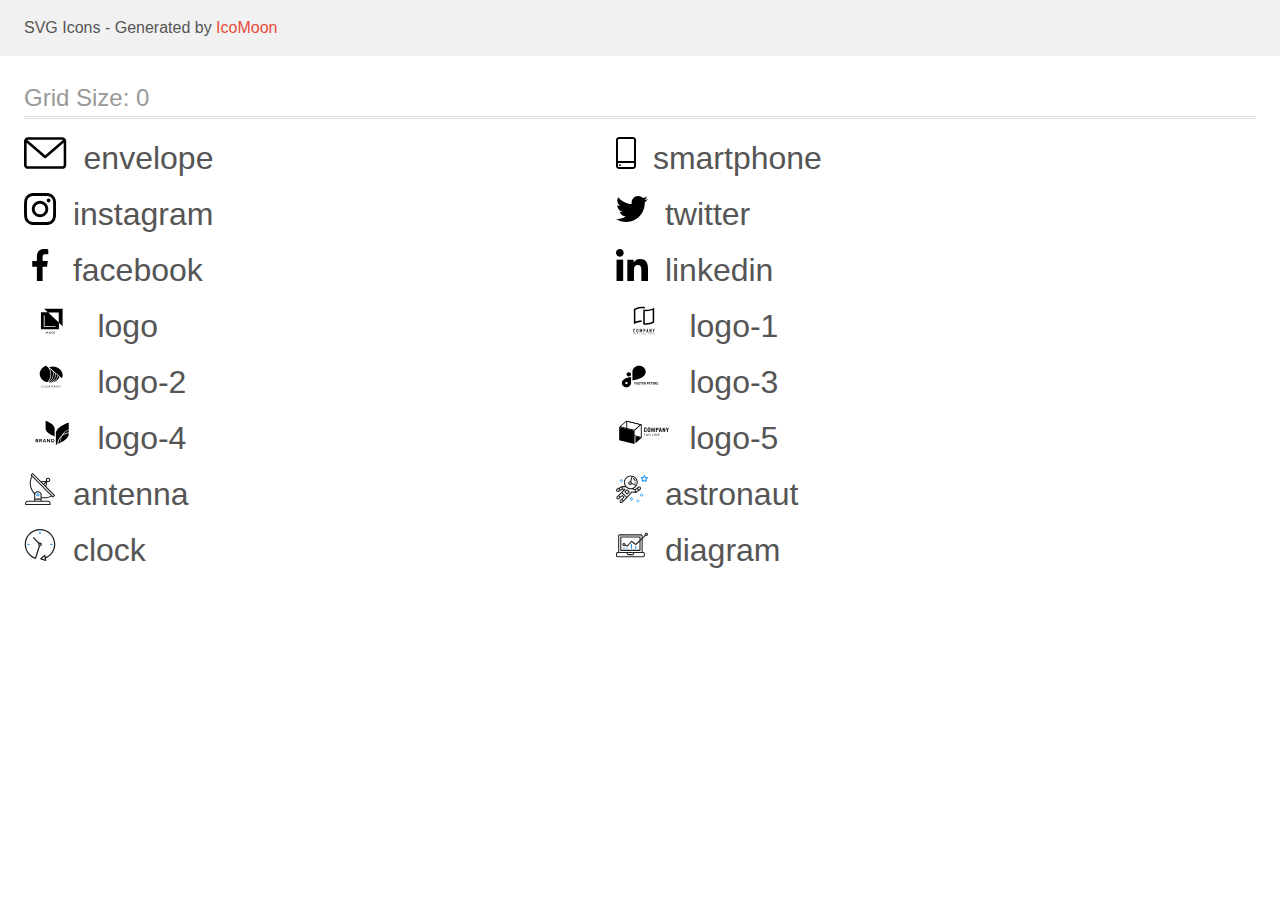
<file: imeges/icon/icomoon/demo.html>
<!doctype html>
<html>
<head>
    <title>IcoMoon - SVG Icons</title>
    <meta charset="utf-8">
    <meta name="viewport" content="width=device-width, initial-scale=1">
    <link rel="stylesheet" href="demo-files/demo.css">
    <link rel="stylesheet" href="style.css">
</head>
<body>
<svg aria-hidden="true" style="position: absolute; width: 0; height: 0; overflow: hidden;" version="1.1" xmlns="http://www.w3.org/2000/svg" xmlns:xlink="http://www.w3.org/1999/xlink">
<defs>
<symbol id="envelope" viewBox="0 0 43 32">
<path d="M38.667 0h-34.667c-2.206 0-4 1.794-4 4v24c0 2.206 1.794 4 4 4h34.667c2.206 0 4-1.794 4-4v-24c0-2.206-1.794-4-4-4v0zM38.667 2.667c0.181 0 0.353 0.038 0.511 0.103l-17.844 15.466-17.844-15.466c0.158-0.066 0.33-0.103 0.511-0.103h34.667zM38.667 29.333h-34.667c-0.736 0-1.333-0.598-1.333-1.333v-22.413l17.793 15.421c0.251 0.217 0.563 0.326 0.874 0.326s0.622-0.108 0.874-0.326l17.793-15.421v22.413c0 0.736-0.598 1.333-1.333 1.333v0z"></path>
</symbol>
<symbol id="smartphone" viewBox="0 0 20 32">
<path d="M17 0h-14c-1.654 0-3 1.346-3 3v26c0 1.654 1.346 3 3 3h14c1.654 0 3-1.346 3-3v-26c0-1.654-1.346-3-3-3zM3 2h14c0.552 0 1 0.448 1 1v21h-16v-21c0-0.552 0.448-1 1-1zM17 30h-14c-0.552 0-1-0.448-1-1v-3h16v3c0 0.552-0.448 1-1 1z"></path>
<path d="M4.707 27.478c0.391 0.365 0.391 0.956 0 1.321s-1.024 0.365-1.414 0c-0.391-0.365-0.391-0.956 0-1.321s1.024-0.365 1.414 0z"></path>
</symbol>
<symbol id="instagram" viewBox="0 0 32 32">
<path d="M31.969 9.408c-0.075-1.7-0.35-2.869-0.744-3.882-0.406-1.075-1.032-2.038-1.851-2.838-0.8-0.813-1.769-1.444-2.832-1.844-1.019-0.394-2.182-0.669-3.882-0.744-1.713-0.081-2.257-0.1-6.601-0.1s-4.888 0.019-6.595 0.094c-1.7 0.075-2.869 0.35-3.882 0.744-1.075 0.406-2.038 1.031-2.838 1.85-0.813 0.8-1.444 1.769-1.844 2.832-0.394 1.019-0.669 2.182-0.744 3.882-0.081 1.713-0.1 2.257-0.1 6.601s0.019 4.888 0.094 6.595c0.075 1.7 0.35 2.869 0.744 3.882 0.406 1.075 1.038 2.038 1.85 2.838 0.8 0.813 1.769 1.444 2.832 1.844 1.019 0.394 2.182 0.669 3.882 0.744 1.706 0.075 2.25 0.094 6.595 0.094s4.888-0.019 6.595-0.094c1.7-0.075 2.869-0.35 3.882-0.744 2.151-0.832 3.851-2.532 4.682-4.682 0.394-1.019 0.669-2.182 0.744-3.882 0.075-1.707 0.094-2.251 0.094-6.595s-0.006-4.888-0.081-6.595zM29.087 22.473c-0.069 1.563-0.331 2.407-0.55 2.969-0.538 1.394-1.644 2.5-3.038 3.038-0.563 0.219-1.413 0.481-2.969 0.55-1.688 0.075-2.194 0.094-6.464 0.094s-4.782-0.019-6.464-0.094c-1.563-0.069-2.407-0.331-2.969-0.55-0.694-0.256-1.325-0.663-1.838-1.194-0.531-0.519-0.938-1.144-1.194-1.838-0.219-0.563-0.481-1.413-0.55-2.969-0.075-1.688-0.094-2.194-0.094-6.464s0.019-4.782 0.094-6.464c0.069-1.563 0.331-2.407 0.55-2.969 0.256-0.694 0.663-1.325 1.2-1.838 0.519-0.531 1.144-0.938 1.838-1.194 0.563-0.219 1.413-0.481 2.969-0.55 1.688-0.075 2.194-0.094 6.464-0.094 4.276 0 4.782 0.019 6.464 0.094 1.563 0.069 2.407 0.331 2.969 0.55 0.694 0.256 1.325 0.662 1.838 1.194 0.531 0.519 0.938 1.144 1.194 1.838 0.219 0.563 0.481 1.413 0.55 2.969 0.075 1.688 0.094 2.194 0.094 6.464s-0.019 4.77-0.094 6.458z"></path>
<path d="M16.059 7.783c-4.538 0-8.22 3.682-8.22 8.22s3.682 8.22 8.22 8.22c4.538 0 8.22-3.682 8.22-8.22s-3.682-8.22-8.22-8.22zM16.059 21.335c-2.944 0-5.332-2.388-5.332-5.332s2.388-5.332 5.332-5.332c2.944 0 5.332 2.388 5.332 5.332s-2.388 5.332-5.332 5.332z"></path>
<path d="M26.524 7.458c0 1.060-0.859 1.919-1.919 1.919s-1.919-0.859-1.919-1.919c0-1.060 0.859-1.919 1.919-1.919s1.919 0.859 1.919 1.919z"></path>
</symbol>
<symbol id="twitter" viewBox="0 0 32 32">
<path d="M32 6.078c-1.19 0.522-2.458 0.868-3.78 1.036 1.36-0.812 2.398-2.088 2.886-3.626-1.268 0.756-2.668 1.29-4.16 1.588-1.204-1.282-2.92-2.076-4.792-2.076-3.632 0-6.556 2.948-6.556 6.562 0 0.52 0.044 1.020 0.152 1.496-5.454-0.266-10.28-2.88-13.522-6.862-0.566 0.982-0.898 2.106-0.898 3.316 0 2.272 1.17 4.286 2.914 5.452-1.054-0.020-2.088-0.326-2.964-0.808 0 0.020 0 0.046 0 0.072 0 3.188 2.274 5.836 5.256 6.446-0.534 0.146-1.116 0.216-1.72 0.216-0.42 0-0.844-0.024-1.242-0.112 0.85 2.598 3.262 4.508 6.13 4.57-2.232 1.746-5.066 2.798-8.134 2.798-0.538 0-1.054-0.024-1.57-0.090 2.906 1.874 6.35 2.944 10.064 2.944 12.072 0 18.672-10 18.672-18.668 0-0.29-0.010-0.57-0.024-0.848 1.302-0.924 2.396-2.078 3.288-3.406z"></path>
</symbol>
<symbol id="facebook" viewBox="0 0 32 32">
<path d="M21.329 5.313h2.921v-5.088c-0.504-0.069-2.237-0.225-4.256-0.225-4.212 0-7.097 2.649-7.097 7.519v4.481h-4.648v5.688h4.648v14.312h5.699v-14.311h4.46l0.708-5.688h-5.169v-3.919c0.001-1.644 0.444-2.769 2.735-2.769z"></path>
</symbol>
<symbol id="linkedin" viewBox="0 0 32 32">
<path d="M31.992 32v-0.001h0.008v-11.736c0-5.741-1.236-10.164-7.948-10.164-3.227 0-5.392 1.771-6.276 3.449h-0.093v-2.913h-6.364v21.364h6.627v-10.579c0-2.785 0.528-5.479 3.977-5.479 3.399 0 3.449 3.179 3.449 5.657v10.401h6.62z"></path>
<path d="M0.528 10.636h6.635v21.364h-6.635v-21.364z"></path>
<path d="M3.843 0c-2.121 0-3.843 1.721-3.843 3.843s1.721 3.879 3.843 3.879c2.121 0 3.843-1.757 3.843-3.879-0.001-2.121-1.723-3.843-3.843-3.843v0z"></path>
</symbol>
<symbol id="logo" viewBox="0 0 57 32">
<path d="M20.267 3.733l3.738 3.538-6.938-0.004v17.166h18.133v-6.564l3.733 3.534v-17.671h-18.667zM35.036 17.455l-10.597-10.032h10.597v10.032zM31.746 21.923h-11.81v-11.545h0.835v10.764h10.975v0.782zM22.725 26.72l-0.436 0.898-0.436-0.898h-0.366l0.637 1.198v0.698h0.331v-0.698l0.635-1.198h-0.365zM23.273 28.615l0.154-0.441h0.734l0.155 0.441h0.344l-0.717-1.896h-0.296l-0.716 1.896h0.342zM23.794 27.122l0.275 0.786h-0.549l0.275-0.786zM25.531 27.863c-0.048 0.073-0.072 0.153-0.072 0.241 0 0.16 0.056 0.29 0.168 0.389s0.263 0.148 0.451 0.148 0.349-0.051 0.484-0.152l0.107 0.126h0.367l-0.279-0.329c0.109-0.149 0.164-0.341 0.164-0.574h-0.275c0 0.128-0.026 0.243-0.079 0.348l-0.366-0.432 0.129-0.094c0.091-0.066 0.157-0.132 0.197-0.198s0.060-0.14 0.060-0.219c0-0.12-0.044-0.22-0.133-0.301s-0.201-0.122-0.339-0.122c-0.153 0-0.274 0.043-0.365 0.13s-0.135 0.203-0.135 0.352c0 0.061 0.014 0.124 0.043 0.189s0.081 0.144 0.155 0.237c-0.141 0.101-0.235 0.188-0.283 0.262zM26.386 28.282c-0.093 0.071-0.193 0.107-0.299 0.107-0.095 0-0.17-0.027-0.227-0.082s-0.085-0.126-0.085-0.214c0-0.102 0.052-0.192 0.156-0.271l0.040-0.029 0.414 0.488zM26.046 27.442c-0.089-0.11-0.134-0.202-0.134-0.275 0-0.063 0.018-0.116 0.055-0.158s0.085-0.063 0.147-0.063c0.057 0 0.105 0.018 0.142 0.053s0.056 0.077 0.056 0.126c0 0.075-0.027 0.136-0.081 0.184l-0.040 0.033-0.145 0.099zM29.132 28.472c0.13-0.114 0.205-0.272 0.224-0.474h-0.328c-0.017 0.135-0.059 0.232-0.124 0.29s-0.162 0.087-0.292 0.087c-0.142 0-0.249-0.054-0.323-0.161s-0.109-0.264-0.109-0.469v-0.168c0.002-0.202 0.041-0.355 0.117-0.46s0.188-0.158 0.331-0.158c0.123 0 0.217 0.030 0.28 0.091s0.104 0.158 0.12 0.294h0.328c-0.021-0.207-0.095-0.368-0.223-0.482s-0.296-0.171-0.505-0.171c-0.155 0-0.293 0.037-0.411 0.111s-0.209 0.179-0.272 0.315c-0.063 0.136-0.095 0.294-0.095 0.473v0.177c0.003 0.174 0.035 0.328 0.098 0.46s0.151 0.234 0.266 0.306c0.115 0.071 0.249 0.107 0.4 0.107 0.216 0 0.389-0.056 0.52-0.169zM31.068 28.206c0.064-0.141 0.096-0.304 0.096-0.49v-0.105c-0.001-0.185-0.034-0.347-0.099-0.486s-0.158-0.247-0.277-0.32c-0.119-0.075-0.256-0.112-0.41-0.112s-0.292 0.038-0.411 0.113c-0.119 0.075-0.211 0.183-0.277 0.324s-0.098 0.305-0.098 0.49v0.107c0.001 0.181 0.034 0.342 0.099 0.48s0.159 0.246 0.279 0.322c0.121 0.075 0.258 0.112 0.411 0.112 0.155 0 0.293-0.037 0.411-0.112s0.212-0.183 0.276-0.323zM30.716 27.135c0.080 0.112 0.12 0.273 0.12 0.483v0.099c0 0.214-0.040 0.376-0.119 0.487s-0.19 0.167-0.336 0.167c-0.144 0-0.257-0.057-0.339-0.171s-0.121-0.275-0.121-0.483v-0.109c0.002-0.204 0.043-0.362 0.122-0.473s0.192-0.168 0.335-0.168c0.146 0 0.258 0.056 0.337 0.168z"></path>
</symbol>
<symbol id="logo-1" viewBox="0 0 57 32">
<path d="M26.727 3.165h-0.073c-0.112-0.007-0.224-0.010-0.336-0.012v0h-0.243c-0.212 0-0.428 0.005-0.642 0.016-0.016-0.001-0.032-0.001-0.049 0-1.944 0.11-3.848 0.596-5.609 1.431l-0.231 0.111v11.809l0.54-0.183c0.474-0.163 0.978-0.309 1.5-0.445 1.411-0.362 2.861-0.555 4.317-0.574v1.551c-0.193 0.001-0.38 0.007-0.568 0.016h-0.045c-1.121 0.061-2.233 0.232-3.322 0.51-1.378 0.345-2.708 0.863-3.957 1.542v-15.145c1.298-0.757 2.695-1.325 4.151-1.688 1.278-0.33 2.593-0.5 3.913-0.504h0.228c0.273 0.007 0.538 0.019 0.788 0.038 0.658 0.046 1.31 0.15 1.95 0.311v1.527c-0.621-0.145-1.253-0.24-1.889-0.285-0.013-0.001-0.026-0.002-0.039-0.003-0.132-0.011-0.263-0.022-0.386-0.022zM29.415 4.726c0.339 0.026 0.689 0.038 1.044 0.038 1.388-0.005 2.769-0.182 4.114-0.528 1.378-0.346 2.706-0.865 3.956-1.543v14.875c-1.298 0.756-2.696 1.325-4.153 1.688-1.279 0.329-2.593 0.498-3.913 0.503-1 0.008-1.997-0.11-2.968-0.35v-14.971c0.229 0.053 0.465 0.102 0.706 0.142 0.394 0.066 0.81 0.115 1.214 0.145zM36.985 4.841l-0.54 0.182c-0.497 0.167-0.997 0.316-1.5 0.449-1.465 0.377-2.971 0.57-4.483 0.575-0.352 0-0.676-0.010-0.989-0.030l-0.43-0.028v12.148l0.37 0.033c0.343 0.030 0.696 0.045 1.052 0.045 1.191-0.005 2.377-0.159 3.531-0.457 0.95-0.238 1.874-0.57 2.759-0.991l0.231-0.111v-11.813z"></path>
<path d="M19.060 24.113c-0.078-0.080-0.171-0.144-0.274-0.186s-0.214-0.061-0.326-0.057c-0.119-0.002-0.237 0.021-0.347 0.065-0.101 0.040-0.193 0.101-0.27 0.178s-0.135 0.17-0.174 0.271c-0.042 0.107-0.063 0.22-0.062 0.335v2.023c-0.005 0.143 0.022 0.284 0.080 0.415 0.048 0.104 0.117 0.196 0.202 0.271 0.081 0.068 0.176 0.117 0.278 0.144 0.098 0.028 0.2 0.042 0.302 0.042 0.113 0.001 0.224-0.023 0.326-0.070 0.101-0.044 0.193-0.108 0.27-0.187 0.075-0.079 0.135-0.171 0.177-0.271 0.043-0.102 0.065-0.212 0.065-0.323v-0.226h-0.529v0.18c0.002 0.062-0.009 0.123-0.031 0.18-0.017 0.043-0.043 0.082-0.077 0.114-0.033 0.026-0.070 0.046-0.111 0.058-0.036 0.012-0.073 0.018-0.111 0.019-0.047 0.006-0.095-0.002-0.139-0.021s-0.081-0.049-0.11-0.088c-0.050-0.081-0.074-0.176-0.070-0.271v-1.887c-0.003-0.105 0.019-0.208 0.065-0.302 0.027-0.043 0.066-0.077 0.112-0.098s0.097-0.030 0.147-0.024c0.046-0.002 0.091 0.008 0.132 0.028s0.077 0.049 0.104 0.086c0.059 0.078 0.090 0.173 0.088 0.271v0.175h0.524v-0.206c0.001-0.121-0.021-0.241-0.065-0.354-0.039-0.106-0.099-0.203-0.177-0.285z"></path>
<path d="M22.202 24.090c-0.169-0.142-0.381-0.221-0.602-0.222-0.108 0-0.215 0.020-0.316 0.057-0.103 0.037-0.198 0.093-0.279 0.165-0.088 0.079-0.158 0.175-0.205 0.283-0.053 0.124-0.079 0.257-0.077 0.392v1.941c-0.004 0.137 0.023 0.272 0.077 0.397 0.048 0.104 0.118 0.197 0.205 0.271 0.081 0.075 0.176 0.133 0.279 0.171 0.101 0.037 0.208 0.056 0.316 0.057s0.215-0.020 0.316-0.057c0.105-0.038 0.202-0.096 0.286-0.171 0.084-0.076 0.152-0.168 0.2-0.271 0.054-0.125 0.081-0.261 0.077-0.397v-1.941c0.003-0.135-0.024-0.268-0.077-0.392-0.047-0.107-0.115-0.203-0.2-0.283zM21.955 26.706c0.004 0.052-0.003 0.104-0.021 0.152s-0.047 0.092-0.084 0.128c-0.070 0.059-0.158 0.091-0.249 0.091s-0.179-0.032-0.249-0.091c-0.037-0.036-0.066-0.080-0.084-0.128s-0.025-0.101-0.021-0.152v-1.941c-0.004-0.052 0.003-0.104 0.021-0.152s0.047-0.092 0.084-0.128c0.070-0.059 0.158-0.091 0.249-0.091s0.179 0.032 0.249 0.091c0.037 0.036 0.066 0.080 0.084 0.128s0.025 0.101 0.021 0.152v1.941z"></path>
<path d="M26.329 27.573v-3.674h-0.509l-0.668 1.945h-0.009l-0.673-1.945h-0.503v3.674h0.525v-2.235h0.009l0.514 1.58h0.262l0.518-1.58h0.009v2.235h0.525z"></path>
<path d="M29.311 24.157c-0.081-0.091-0.183-0.16-0.297-0.201-0.123-0.040-0.251-0.059-0.38-0.057h-0.78v3.674h0.523v-1.435h0.27c0.163 0.007 0.326-0.027 0.472-0.1 0.119-0.066 0.218-0.163 0.287-0.281 0.061-0.098 0.101-0.206 0.12-0.32 0.021-0.138 0.030-0.278 0.028-0.418 0.005-0.176-0.012-0.353-0.051-0.525-0.035-0.127-0.101-0.243-0.193-0.338zM29.041 25.277c-0.002 0.067-0.019 0.132-0.049 0.191-0.030 0.056-0.077 0.102-0.135 0.129-0.078 0.035-0.162 0.050-0.247 0.046h-0.239v-1.249h0.27c0.081-0.004 0.162 0.012 0.236 0.046 0.054 0.031 0.097 0.079 0.123 0.136 0.029 0.065 0.044 0.134 0.046 0.205 0 0.077 0 0.159 0 0.244s0.005 0.174 0 0.252h-0.005z"></path>
<path d="M31.791 23.899h-0.429l-0.809 3.674h0.523l0.154-0.789h0.714l0.154 0.789h0.524l-0.83-3.674zM31.308 26.283l0.258-1.332h0.009l0.256 1.332h-0.524z"></path>
<path d="M35.173 26.112h-0.009l-0.791-2.213h-0.503v3.674h0.523v-2.209h0.011l0.8 2.209h0.492v-3.674h-0.523v2.213z"></path>
<path d="M38.372 23.899l-0.421 1.461h-0.011l-0.421-1.461h-0.554l0.719 2.121v1.553h0.524v-1.553l0.719-2.121h-0.554z"></path>
<path d="M17.6 28.61h0.252v0.708h0.171v-0.708h0.251v-0.145h-0.675v0.145z"></path>
<path d="M19.721 28.465l-0.331 0.853h0.182l0.070-0.194h0.34l0.073 0.194h0.186l-0.339-0.853h-0.182zM19.694 28.981l0.116-0.316 0.116 0.316h-0.232z"></path>
<path d="M21.818 29.004h0.197v0.11c-0.058 0.046-0.129 0.071-0.202 0.072-0.034 0.002-0.069-0.004-0.1-0.019s-0.059-0.036-0.081-0.063c-0.045-0.065-0.068-0.143-0.063-0.222 0-0.19 0.082-0.285 0.246-0.285 0.043-0.004 0.086 0.007 0.121 0.032s0.061 0.062 0.072 0.104l0.169-0.033c-0.036-0.167-0.156-0.251-0.362-0.251-0.11-0.003-0.216 0.036-0.298 0.11-0.043 0.042-0.076 0.094-0.097 0.15s-0.030 0.117-0.025 0.178c-0.005 0.117 0.034 0.231 0.109 0.32 0.042 0.043 0.092 0.077 0.148 0.098s0.116 0.031 0.176 0.027c0.134 0.004 0.263-0.045 0.362-0.136v-0.336h-0.37v0.144z"></path>
<path d="M23.959 28.465h-0.173v0.853h0.598v-0.145h-0.425v-0.708z"></path>
<path d="M25.769 28.465h-0.173v0.853h0.173v-0.853z"></path>
<path d="M27.539 29.035l-0.349-0.57h-0.167v0.853h0.161v-0.557l0.343 0.557h0.171v-0.853h-0.158v0.57z"></path>
<path d="M29.14 28.943h0.425v-0.145h-0.425v-0.187h0.457v-0.145h-0.63v0.853h0.648v-0.145h-0.475v-0.231z"></path>
<path d="M33.020 28.802h-0.336v-0.336h-0.171v0.853h0.171v-0.373h0.336v0.373h0.171v-0.853h-0.171v0.336z"></path>
<path d="M34.629 28.943h0.426v-0.145h-0.426v-0.187h0.459v-0.145h-0.63v0.853h0.646v-0.145h-0.475v-0.231z"></path>
<path d="M36.812 28.943c0.148-0.023 0.224-0.102 0.224-0.237 0.004-0.036-0.001-0.073-0.016-0.106s-0.038-0.062-0.068-0.083c-0.077-0.039-0.163-0.056-0.25-0.050h-0.362v0.853h0.171v-0.357h0.034c0.037-0.002 0.073 0.004 0.107 0.019 0.025 0.015 0.046 0.037 0.061 0.062l0.186 0.271h0.205l-0.104-0.167c-0.046-0.082-0.111-0.153-0.189-0.205zM36.64 28.825h-0.127v-0.214h0.135c0.059-0.005 0.118 0.002 0.174 0.020 0.012 0.011 0.022 0.025 0.029 0.040s0.009 0.032 0.009 0.049c-0.001 0.017-0.005 0.033-0.013 0.048s-0.019 0.027-0.032 0.037c-0.056 0.017-0.115 0.024-0.174 0.020z"></path>
<path d="M38.458 28.943h0.425v-0.145h-0.425v-0.187h0.459v-0.145h-0.631v0.853h0.648v-0.145h-0.475v-0.231z"></path>
</symbol>
<symbol id="logo-2" viewBox="0 0 57 32">
<path d="M19.417 26.187c0.008 0 0.017 0.002 0.025 0.005s0.015 0.007 0.020 0.013l0.116 0.111c-0.090 0.090-0.202 0.162-0.327 0.211-0.147 0.053-0.305 0.079-0.464 0.076-0.149 0.003-0.298-0.021-0.436-0.071-0.125-0.045-0.237-0.113-0.329-0.2-0.094-0.089-0.166-0.194-0.212-0.308-0.051-0.127-0.076-0.261-0.074-0.396-0.002-0.135 0.025-0.27 0.080-0.397 0.051-0.115 0.127-0.22 0.225-0.308 0.099-0.087 0.218-0.155 0.349-0.201 0.143-0.048 0.296-0.072 0.449-0.071 0.143-0.003 0.285 0.019 0.417 0.064 0.115 0.043 0.221 0.104 0.313 0.178l-0.097 0.119c-0.007 0.008-0.015 0.016-0.025 0.021-0.012 0.007-0.025 0.010-0.039 0.009-0.015-0.001-0.030-0.005-0.042-0.013l-0.052-0.032-0.073-0.040c-0.031-0.015-0.064-0.028-0.097-0.039-0.043-0.013-0.087-0.024-0.132-0.032-0.057-0.009-0.115-0.013-0.173-0.013-0.111-0.001-0.22 0.017-0.323 0.053-0.096 0.034-0.182 0.084-0.253 0.149-0.073 0.069-0.128 0.15-0.164 0.238-0.041 0.101-0.061 0.207-0.060 0.313-0.002 0.108 0.018 0.216 0.060 0.318 0.035 0.087 0.090 0.167 0.161 0.236 0.067 0.064 0.149 0.114 0.241 0.147 0.095 0.034 0.197 0.051 0.3 0.050 0.059 0.001 0.119-0.003 0.177-0.010 0.096-0.010 0.188-0.039 0.269-0.085 0.041-0.023 0.079-0.049 0.115-0.078 0.015-0.012 0.035-0.020 0.055-0.020z"></path>
<path d="M22.776 25.629c0.002 0.134-0.025 0.267-0.078 0.393-0.047 0.114-0.122 0.218-0.219 0.305s-0.214 0.155-0.344 0.2c-0.285 0.094-0.599 0.094-0.884 0-0.129-0.046-0.245-0.114-0.342-0.201-0.097-0.089-0.172-0.194-0.221-0.308-0.105-0.255-0.105-0.533 0-0.787 0.050-0.115 0.125-0.22 0.221-0.31 0.097-0.084 0.214-0.15 0.342-0.193 0.284-0.096 0.6-0.096 0.884 0 0.129 0.046 0.246 0.114 0.343 0.201 0.096 0.088 0.17 0.191 0.22 0.304 0.054 0.127 0.080 0.261 0.078 0.395zM22.47 25.629c0.002-0.107-0.016-0.214-0.055-0.316-0.033-0.087-0.086-0.168-0.156-0.236-0.068-0.065-0.152-0.116-0.246-0.149-0.207-0.069-0.436-0.069-0.643 0-0.094 0.033-0.178 0.084-0.246 0.149-0.071 0.068-0.125 0.149-0.157 0.236-0.074 0.206-0.074 0.426 0 0.632 0.033 0.087 0.086 0.168 0.157 0.236 0.068 0.065 0.152 0.115 0.246 0.148 0.207 0.067 0.435 0.067 0.643 0 0.093-0.033 0.177-0.083 0.246-0.148 0.070-0.069 0.123-0.149 0.156-0.236 0.039-0.102 0.058-0.209 0.055-0.316z"></path>
<path d="M25.067 25.96l0.030 0.071c0.012-0.025 0.022-0.048 0.033-0.071 0.011-0.024 0.024-0.047 0.038-0.070l0.743-1.174c0.015-0.020 0.028-0.033 0.042-0.037 0.020-0.005 0.040-0.007 0.061-0.006h0.22v1.909h-0.26v-1.404c0-0.018 0-0.038 0-0.059-0.001-0.022-0.001-0.044 0-0.066l-0.747 1.19c-0.009 0.018-0.025 0.033-0.044 0.043s-0.041 0.016-0.064 0.016h-0.042c-0.023 0-0.045-0.005-0.064-0.016s-0.034-0.026-0.044-0.044l-0.769-1.198c0 0.023 0 0.046 0 0.068s0 0.043 0 0.061v1.404h-0.252v-1.905h0.22c0.021-0.001 0.041 0.001 0.061 0.006 0.018 0.008 0.032 0.021 0.041 0.037l0.759 1.175c0.015 0.022 0.028 0.045 0.038 0.068z"></path>
<path d="M27.864 25.865v0.715h-0.291v-1.906h0.649c0.122-0.002 0.244 0.012 0.362 0.042 0.094 0.023 0.181 0.064 0.256 0.119 0.065 0.052 0.114 0.116 0.145 0.187 0.034 0.078 0.051 0.161 0.049 0.244 0.001 0.084-0.017 0.167-0.054 0.244-0.035 0.073-0.089 0.138-0.157 0.191-0.075 0.057-0.162 0.1-0.257 0.126-0.113 0.031-0.232 0.046-0.35 0.044l-0.352-0.005zM27.864 25.66h0.352c0.076 0.001 0.153-0.009 0.225-0.029 0.060-0.018 0.115-0.046 0.163-0.082 0.044-0.035 0.078-0.078 0.099-0.126 0.024-0.051 0.036-0.105 0.035-0.16 0.003-0.053-0.007-0.106-0.029-0.155s-0.057-0.094-0.102-0.13c-0.111-0.075-0.251-0.112-0.391-0.102h-0.352v0.786z"></path>
<path d="M31.772 26.583h-0.23c-0.023 0.001-0.046-0.006-0.064-0.018-0.017-0.012-0.029-0.027-0.038-0.044l-0.198-0.461h-0.993l-0.205 0.461c-0.008 0.017-0.020 0.032-0.036 0.043-0.018 0.013-0.042 0.020-0.065 0.019h-0.23l0.872-1.909h0.302l0.884 1.909zM30.333 25.874h0.82l-0.346-0.777c-0.026-0.058-0.048-0.118-0.065-0.179l-0.034 0.1c-0.010 0.030-0.022 0.058-0.032 0.081l-0.343 0.776z"></path>
<path d="M33.029 24.682c0.017 0.008 0.032 0.020 0.044 0.034l1.272 1.439c0-0.023 0-0.046 0-0.067s0-0.043 0-0.063v-1.352h0.26v1.909h-0.145c-0.021 0.001-0.041-0.003-0.060-0.011-0.018-0.009-0.034-0.021-0.047-0.035l-1.271-1.438c0.001 0.022 0.001 0.044 0 0.066 0 0.021 0 0.040 0 0.058v1.361h-0.26v-1.909h0.154c0.018-0 0.036 0.003 0.052 0.009z"></path>
<path d="M36.748 25.823v0.758h-0.291v-0.758l-0.804-1.15h0.26c0.022-0.001 0.045 0.005 0.063 0.016 0.016 0.012 0.029 0.027 0.039 0.043l0.503 0.742c0.020 0.032 0.038 0.061 0.052 0.088s0.026 0.054 0.036 0.081l0.038-0.082c0.014-0.030 0.031-0.059 0.049-0.087l0.496-0.747c0.010-0.015 0.023-0.028 0.038-0.040 0.017-0.013 0.040-0.020 0.063-0.019h0.263l-0.806 1.155z"></path>
<path d="M24.923 21.47c0.127 0.014 0.255 0.025 0.384 0.035 1.962-0.763 3.622-2.011 4.772-3.588s1.74-3.415 1.695-5.282l-2.162-1.879c0.44 1.988 0.234 4.043-0.594 5.935s-2.245 3.547-4.094 4.779z"></path>
<path d="M24.151 21.383l0.058 0.010c1.975-1.228 3.482-2.942 4.323-4.921s0.981-4.133 0.4-6.181l-3.080-2.676c1.246 2.2 1.747 4.661 1.446 7.098s-1.393 4.75-3.147 6.67z"></path>
<path d="M34.596 14.841c-0.523 2.052-1.794 3.902-3.624 5.276-0.534 0.404-1.111 0.763-1.722 1.074 1.49-0.38 2.859-1.053 4.003-1.966s2.030-2.042 2.592-3.3l-1.249-1.084z"></path>
<path d="M34.106 14.539l-1.778-1.545c-0.034 1.762-0.61 3.483-1.669 4.986s-2.562 2.731-4.352 3.559h0.009c0.399-0 0.798-0.021 1.194-0.062 1.673-0.593 3.151-1.537 4.303-2.748s1.94-2.65 2.295-4.189z"></path>
<path d="M24.409 6.486l-2.122-1.846c-1.897 0.637-3.528 1.756-4.68 3.212s-1.772 3.179-1.778 4.946v0c0.007 1.952 0.763 3.846 2.149 5.383s3.322 2.628 5.501 3.101c1.946-2.060 3.085-4.605 3.252-7.266s-0.647-5.299-2.323-7.53z"></path>
<path d="M39.008 14.255c-0.008-2.316-1.070-4.535-2.955-6.173s-4.439-2.561-7.105-2.567c-1.232-0.001-2.453 0.196-3.602 0.582l12.99 11.286c0.445-0.998 0.673-2.058 0.672-3.128z"></path>
</symbol>
<symbol id="logo-3" viewBox="0 0 57 32">
<path d="M12.878 11.255h-0.002c-1.279 0-2.316 0.921-2.316 2.058v0.001c0 1.137 1.037 2.058 2.316 2.058h0.002c1.279 0 2.316-0.921 2.316-2.058v-0.001c0-1.137-1.037-2.058-2.316-2.058z"></path>
<path d="M29.971 10.597c-0.004-1.579-0.711-3.092-1.967-4.208s-2.958-1.745-4.735-1.749v0c-1.777 0.003-3.48 0.631-4.737 1.748s-1.964 2.63-1.968 4.209v8.706c0 0 13.405-1.327 13.406-8.704v-0.001z"></path>
<path d="M5.867 22.16c0.003 1.098 0.496 2.151 1.369 2.928s2.058 1.215 3.294 1.218c1.236-0.003 2.42-0.441 3.294-1.218s1.366-1.829 1.37-2.927v-6.057c0 0-9.327 0.924-9.327 6.056zM10.53 23.245c-0.242 0-0.478-0.064-0.678-0.183s-0.357-0.289-0.45-0.487c-0.092-0.198-0.117-0.417-0.069-0.627s0.163-0.404 0.334-0.556c0.171-0.152 0.388-0.255 0.625-0.297s0.482-0.020 0.706 0.062c0.223 0.082 0.414 0.221 0.548 0.4s0.206 0.388 0.206 0.603c0.001 0.143-0.031 0.284-0.092 0.417s-0.151 0.252-0.264 0.353c-0.114 0.101-0.248 0.182-0.397 0.236s-0.308 0.083-0.468 0.083v-0.004z"></path>
<path d="M19.956 22.647h-0.9v0.93h-0.469v-2.275h1.481v0.38h-1.012v0.588h0.9v0.378zM22.209 22.491c0 0.224-0.040 0.42-0.119 0.589s-0.193 0.299-0.341 0.391c-0.147 0.092-0.316 0.137-0.506 0.137-0.189 0-0.357-0.045-0.505-0.136s-0.262-0.22-0.344-0.387c-0.081-0.169-0.122-0.363-0.123-0.581v-0.112c0-0.224 0.040-0.421 0.12-0.591 0.081-0.171 0.195-0.302 0.342-0.392 0.148-0.092 0.317-0.137 0.506-0.137s0.358 0.046 0.505 0.137c0.148 0.091 0.262 0.221 0.342 0.392 0.081 0.17 0.122 0.366 0.122 0.589v0.102zM21.734 22.388c0-0.238-0.043-0.42-0.128-0.544s-0.207-0.186-0.366-0.186c-0.157 0-0.279 0.061-0.364 0.184-0.085 0.122-0.129 0.301-0.13 0.538v0.111c0 0.232 0.043 0.412 0.128 0.541s0.208 0.192 0.369 0.192c0.157 0 0.278-0.061 0.363-0.184 0.084-0.124 0.127-0.304 0.128-0.541v-0.111zM23.73 22.98c0-0.089-0.031-0.156-0.094-0.203-0.063-0.048-0.175-0.098-0.337-0.15-0.163-0.053-0.291-0.105-0.386-0.156-0.258-0.14-0.387-0.328-0.387-0.564 0-0.123 0.034-0.232 0.103-0.328 0.070-0.097 0.169-0.172 0.298-0.227 0.13-0.054 0.276-0.081 0.438-0.081 0.163 0 0.307 0.030 0.434 0.089 0.127 0.058 0.226 0.141 0.295 0.248s0.106 0.229 0.106 0.366h-0.469c0-0.104-0.033-0.185-0.098-0.242s-0.158-0.087-0.277-0.087c-0.115 0-0.204 0.024-0.267 0.073-0.064 0.048-0.095 0.111-0.095 0.191 0 0.074 0.037 0.136 0.111 0.186 0.075 0.050 0.185 0.097 0.33 0.141 0.267 0.080 0.461 0.18 0.583 0.298s0.183 0.267 0.183 0.444c0 0.197-0.075 0.352-0.223 0.464-0.149 0.111-0.349 0.167-0.602 0.167-0.175 0-0.334-0.032-0.478-0.095-0.144-0.065-0.254-0.153-0.33-0.264s-0.113-0.241-0.113-0.388h0.47c0 0.251 0.15 0.377 0.45 0.377 0.111 0 0.198-0.022 0.261-0.067 0.063-0.046 0.094-0.109 0.094-0.191zM26.231 21.682h-0.697v1.895h-0.469v-1.895h-0.687v-0.38h1.853v0.38zM27.869 22.591h-0.9v0.609h1.056v0.377h-1.525v-2.275h1.522v0.38h-1.053v0.542h0.9v0.367zM29.142 22.744h-0.373v0.833h-0.469v-2.275h0.845c0.269 0 0.476 0.060 0.622 0.18s0.219 0.289 0.219 0.508c0 0.155-0.034 0.285-0.102 0.389-0.067 0.103-0.168 0.185-0.305 0.247l0.492 0.93v0.022h-0.503l-0.427-0.833zM28.769 22.365h0.378c0.118 0 0.209-0.030 0.273-0.089 0.065-0.060 0.097-0.143 0.097-0.248 0-0.107-0.031-0.192-0.092-0.253-0.060-0.061-0.154-0.092-0.28-0.092h-0.377v0.683zM31.609 22.775v0.802h-0.469v-2.275h0.887c0.171 0 0.321 0.031 0.45 0.094s0.23 0.152 0.3 0.267c0.070 0.115 0.105 0.245 0.105 0.392 0 0.223-0.077 0.399-0.23 0.528-0.152 0.128-0.363 0.192-0.633 0.192h-0.411zM31.609 22.396h0.419c0.124 0 0.218-0.029 0.283-0.088 0.066-0.058 0.098-0.142 0.098-0.25 0-0.111-0.033-0.202-0.098-0.27s-0.156-0.104-0.272-0.106h-0.43v0.714zM34.575 22.591h-0.9v0.609h1.056v0.377h-1.525v-2.275h1.522v0.38h-1.053v0.542h0.9v0.367zM36.75 21.682h-0.697v1.895h-0.469v-1.895h-0.688v-0.38h1.853v0.38zM38.387 22.591h-0.9v0.609h1.056v0.377h-1.525v-2.275h1.522v0.38h-1.053v0.542h0.9v0.367zM39.661 22.744h-0.373v0.833h-0.469v-2.275h0.845c0.269 0 0.476 0.060 0.622 0.18s0.219 0.289 0.219 0.508c0 0.155-0.034 0.285-0.102 0.389-0.067 0.103-0.168 0.185-0.305 0.247l0.492 0.93v0.022h-0.503l-0.427-0.833zM39.287 22.365h0.378c0.118 0 0.209-0.030 0.273-0.089 0.065-0.060 0.097-0.143 0.097-0.248 0-0.107-0.031-0.192-0.092-0.253-0.060-0.061-0.154-0.092-0.28-0.092h-0.377v0.683zM42.042 22.98c0-0.089-0.031-0.156-0.094-0.203-0.063-0.048-0.175-0.098-0.337-0.15-0.163-0.053-0.291-0.105-0.386-0.156-0.258-0.14-0.388-0.328-0.388-0.564 0-0.123 0.034-0.232 0.103-0.328 0.070-0.097 0.169-0.172 0.298-0.227 0.13-0.054 0.276-0.081 0.438-0.081 0.163 0 0.307 0.030 0.434 0.089 0.127 0.058 0.226 0.141 0.295 0.248 0.071 0.107 0.106 0.229 0.106 0.366h-0.469c0-0.104-0.033-0.185-0.098-0.242s-0.158-0.087-0.277-0.087c-0.115 0-0.204 0.024-0.267 0.073-0.064 0.048-0.095 0.111-0.095 0.191 0 0.074 0.037 0.136 0.111 0.186 0.075 0.050 0.185 0.097 0.33 0.141 0.267 0.080 0.461 0.18 0.583 0.298s0.183 0.267 0.183 0.444c0 0.197-0.074 0.352-0.223 0.464-0.149 0.111-0.349 0.167-0.602 0.167-0.175 0-0.334-0.032-0.478-0.095-0.144-0.065-0.254-0.153-0.33-0.264-0.075-0.111-0.112-0.241-0.112-0.388h0.47c0 0.251 0.15 0.377 0.45 0.377 0.111 0 0.198-0.022 0.261-0.067 0.063-0.046 0.094-0.109 0.094-0.191z"></path>
</symbol>
<symbol id="logo-4" viewBox="0 0 57 32">
<path d="M14.27 23.859c0.13 0.147 0.199 0.332 0.196 0.521 0.007 0.123-0.017 0.247-0.070 0.361s-0.132 0.216-0.233 0.297c-0.252 0.175-0.565 0.26-0.881 0.24h-1.549v-3.302h1.517c0.299-0.018 0.596 0.059 0.84 0.219 0.098 0.075 0.176 0.17 0.227 0.277s0.074 0.224 0.068 0.341c0.009 0.182-0.054 0.361-0.176 0.505-0.118 0.131-0.28 0.222-0.462 0.258 0.205 0.034 0.391 0.134 0.523 0.282zM12.454 23.36h0.648c0.147 0.010 0.294-0.029 0.412-0.11 0.049-0.040 0.087-0.090 0.111-0.146s0.034-0.116 0.028-0.176c0.005-0.060-0.005-0.12-0.029-0.175s-0.061-0.106-0.108-0.147c-0.122-0.083-0.273-0.123-0.425-0.111h-0.638v0.866zM13.578 24.627c0.052-0.041 0.093-0.093 0.12-0.151s0.038-0.121 0.034-0.184c0.004-0.064-0.008-0.127-0.035-0.186s-0.069-0.111-0.121-0.153c-0.127-0.086-0.283-0.128-0.44-0.119h-0.68v0.908h0.689c0.155 0.008 0.309-0.032 0.435-0.114z"></path>
<path d="M17.371 25.278l-0.844-1.291h-0.317v1.291h-0.726v-3.302h1.374c0.346-0.022 0.689 0.078 0.957 0.281 0.192 0.179 0.308 0.415 0.327 0.666s-0.061 0.499-0.224 0.7c-0.17 0.178-0.401 0.296-0.655 0.336l0.898 1.32h-0.789zM16.21 23.538h0.594c0.412 0 0.618-0.167 0.618-0.5 0.004-0.068-0.007-0.136-0.033-0.2s-0.066-0.122-0.118-0.171c-0.13-0.099-0.298-0.147-0.467-0.134h-0.601l0.007 1.005z"></path>
<path d="M21.339 24.614h-1.446l-0.255 0.665h-0.761l1.328-3.265h0.823l1.323 3.265h-0.761l-0.25-0.665zM21.145 24.114l-0.529-1.394-0.529 1.394h1.057z"></path>
<path d="M26.305 25.278h-0.721l-1.616-2.245v2.245h-0.719v-3.302h0.719l1.616 2.258v-2.258h0.721v3.302z"></path>
<path d="M30.417 24.488c-0.149 0.249-0.376 0.452-0.652 0.582-0.314 0.145-0.662 0.217-1.013 0.208h-1.283v-3.302h1.283c0.351-0.008 0.698 0.061 1.013 0.203 0.276 0.127 0.503 0.328 0.652 0.576 0.148 0.269 0.226 0.565 0.226 0.866s-0.077 0.598-0.226 0.866zM29.593 24.409c0.206-0.219 0.319-0.499 0.319-0.788s-0.113-0.569-0.319-0.788c-0.249-0.199-0.573-0.3-0.902-0.281h-0.5v2.137h0.5c0.329 0.019 0.654-0.082 0.902-0.281z"></path>
<path d="M21.79 3.609c0 0 9.301 3.215 9.103 7.867v7.869c0 0-9.294-3.217-9.1-7.869l-0.004-7.867z"></path>
<path d="M39.179 17.503c1.757-1.107 3.788-1.792 5.909-1.994v-2.463c-2.444 0.862-4.517 2.426-5.909 4.457z"></path>
<path d="M38.124 18.245c1.438-2.651 3.93-4.696 6.964-5.715v-7.098c0 0-13.245 4.58-12.965 11.205v11.203c0 0 0.59-0.205 1.519-0.589 0-0.358 0-0.719 0.042-1.082 0.274-3.076 1.871-5.926 4.44-7.924z"></path>
<path d="M36.864 22.407c0.070-0.777 0.225-1.546 0.463-2.294-1.599 1.725-2.568 3.866-2.77 6.122-0.019 0.213-0.030 0.426-0.035 0.645 0.752-0.331 1.628-0.744 2.548-1.229-0.235-1.067-0.304-2.159-0.206-3.244z"></path>
<path d="M37.391 22.447c-0.088 0.982-0.033 1.969 0.164 2.938 3.619-1.983 7.685-5.046 7.528-8.748v-0.323c-2.585 0.265-5.004 1.3-6.885 2.946-0.44 1.020-0.712 2.094-0.807 3.188z"></path>
</symbol>
<symbol id="logo-5" viewBox="0 0 57 32">
<path d="M28.493 14.618c-0.236-0.315-0.349-0.686-0.323-1.061v-1.538c0-0.471 0.107-0.83 0.321-1.075s0.581-0.367 1.102-0.366c0.489 0 0.836 0.104 1.042 0.313 0.224 0.266 0.333 0.592 0.308 0.92v0.361h-0.875v-0.366c0.003-0.12-0.005-0.24-0.025-0.358-0.013-0.081-0.057-0.156-0.125-0.213-0.090-0.061-0.203-0.091-0.317-0.083-0.12-0.008-0.239 0.024-0.333 0.088-0.076 0.063-0.127 0.145-0.145 0.235-0.025 0.126-0.037 0.253-0.034 0.38v1.866c-0.014 0.18 0.025 0.36 0.112 0.524 0.044 0.055 0.104 0.099 0.175 0.127s0.149 0.038 0.226 0.029c0.112 0.008 0.223-0.022 0.31-0.084 0.071-0.061 0.117-0.141 0.13-0.227 0.020-0.124 0.030-0.249 0.027-0.374v-0.379h0.875v0.346c0.025 0.342-0.082 0.682-0.303 0.967-0.201 0.228-0.544 0.343-1.047 0.343s-0.884-0.122-1.1-0.375z"></path>
<path d="M32.137 14.633c-0.221-0.239-0.332-0.588-0.332-1.050v-1.617c0-0.457 0.11-0.802 0.332-1.037s0.591-0.351 1.109-0.35c0.515 0 0.882 0.117 1.103 0.35 0.221 0.235 0.333 0.58 0.333 1.037v1.617c0 0.457-0.112 0.807-0.337 1.048s-0.591 0.361-1.1 0.361c-0.509 0-0.886-0.122-1.109-0.36zM33.654 14.245c0.079-0.15 0.115-0.314 0.105-0.479v-1.98c0.010-0.161-0.025-0.322-0.103-0.469-0.044-0.057-0.106-0.101-0.179-0.129s-0.152-0.037-0.231-0.027c-0.079-0.009-0.159 0-0.231 0.028s-0.135 0.072-0.18 0.129c-0.080 0.146-0.116 0.308-0.105 0.469v1.99c-0.011 0.165 0.025 0.329 0.105 0.479 0.051 0.050 0.114 0.091 0.185 0.119s0.147 0.042 0.225 0.042c0.078 0 0.154-0.014 0.225-0.042s0.134-0.068 0.185-0.119v-0.009z"></path>
<path d="M35.735 10.626h0.942l0.708 2.984 0.725-2.984h0.917l0.092 4.308h-0.678l-0.072-2.994-0.699 2.994h-0.544l-0.725-3.005-0.067 3.005h-0.685l0.085-4.308z"></path>
<path d="M40.176 10.626h1.468c0.846 0 1.268 0.408 1.268 1.223 0 0.781-0.445 1.171-1.335 1.17h-0.5v1.915h-0.906l0.005-4.308zM41.43 12.467c0.090 0.010 0.18 0.003 0.266-0.021s0.165-0.063 0.232-0.115c0.104-0.146 0.15-0.316 0.13-0.486 0.005-0.131-0.010-0.263-0.044-0.391-0.013-0.043-0.036-0.083-0.067-0.118s-0.070-0.065-0.114-0.087c-0.126-0.052-0.265-0.076-0.404-0.069h-0.352v1.287h0.352z"></path>
<path d="M44.218 10.626h0.973l0.998 4.308h-0.844l-0.197-0.993h-0.868l-0.203 0.993h-0.857l0.998-4.308zM45.050 13.441l-0.339-1.808-0.339 1.808h0.678z"></path>
<path d="M46.996 10.626h0.634l1.214 2.457v-2.457h0.752v4.308h-0.603l-1.221-2.565v2.565h-0.777l0.002-4.308z"></path>
<path d="M51.357 13.291l-1.009-2.659h0.85l0.616 1.708 0.578-1.708h0.832l-0.997 2.659v1.642h-0.87v-1.642z"></path>
<path d="M29.892 16.817v0.225h-0.739v1.75h-0.31v-1.75h-0.743v-0.225h1.792z"></path>
<path d="M32.209 18.793h-0.239c-0.024 0.001-0.048-0.005-0.067-0.019-0.018-0.011-0.032-0.027-0.040-0.045l-0.214-0.469h-1.026l-0.214 0.469c-0.006 0.020-0.017 0.038-0.033 0.053-0.019 0.013-0.043 0.020-0.067 0.019h-0.239l0.906-1.976h0.315l0.917 1.968zM30.709 18.059h0.855l-0.362-0.804c-0.027-0.061-0.049-0.123-0.067-0.186-0.013 0.038-0.024 0.073-0.034 0.105l-0.033 0.083-0.359 0.802z"></path>
<path d="M33.771 18.599c0.057 0.003 0.114 0.003 0.17 0 0.049-0.004 0.097-0.012 0.145-0.023 0.044-0.009 0.088-0.021 0.13-0.036 0.040-0.014 0.080-0.031 0.121-0.048v-0.444h-0.362c-0.009 0-0.018-0.001-0.026-0.003s-0.016-0.007-0.023-0.012c-0.006-0.004-0.011-0.010-0.014-0.016s-0.005-0.013-0.004-0.020v-0.152h0.703v0.757c-0.057 0.035-0.118 0.067-0.181 0.094-0.065 0.028-0.132 0.050-0.201 0.067-0.074 0.019-0.15 0.032-0.227 0.041-0.088 0.008-0.176 0.013-0.264 0.012-0.156 0.001-0.311-0.024-0.457-0.073-0.136-0.047-0.259-0.117-0.362-0.206-0.101-0.090-0.18-0.196-0.234-0.313-0.057-0.131-0.085-0.27-0.083-0.41-0.002-0.141 0.026-0.281 0.082-0.413 0.052-0.117 0.132-0.224 0.234-0.313 0.103-0.089 0.227-0.159 0.362-0.205 0.155-0.050 0.32-0.075 0.486-0.074 0.084-0 0.169 0.006 0.252 0.017 0.074 0.010 0.146 0.027 0.216 0.050 0.063 0.021 0.124 0.047 0.181 0.078 0.056 0.031 0.108 0.065 0.158 0.103l-0.087 0.122c-0.007 0.011-0.017 0.021-0.029 0.027s-0.027 0.010-0.041 0.010c-0.020-0.001-0.040-0.006-0.056-0.016-0.027-0.013-0.056-0.028-0.089-0.047-0.038-0.021-0.079-0.039-0.121-0.053-0.054-0.019-0.11-0.033-0.167-0.044-0.076-0.012-0.153-0.018-0.23-0.017-0.12-0.001-0.238 0.017-0.35 0.055-0.101 0.035-0.192 0.088-0.266 0.156-0.075 0.071-0.132 0.155-0.169 0.246-0.081 0.214-0.081 0.445 0 0.659 0.040 0.093 0.101 0.178 0.181 0.249 0.074 0.068 0.164 0.121 0.265 0.156 0.115 0.034 0.237 0.047 0.359 0.039z"></path>
<path d="M36.659 18.567h0.989v0.225h-1.292v-1.976h0.31l-0.007 1.75z"></path>
<path d="M38.678 18.792h-0.31v-1.976h0.31v1.976z"></path>
<path d="M39.83 16.826c0.018 0.009 0.034 0.021 0.047 0.036l1.324 1.489c-0.002-0.023-0.002-0.047 0-0.070 0-0.022 0-0.044 0-0.064v-1.408h0.27v1.984h-0.156c-0.023 0.002-0.046-0.002-0.067-0.011-0.019-0.010-0.035-0.023-0.049-0.038l-1.323-1.488c0 0.023 0 0.045 0 0.067s0 0.042 0 0.061v1.408h-0.259v-1.976h0.161c0.017 0 0.035 0.003 0.051 0.009z"></path>
<path d="M43.753 16.817v0.217h-1.098v0.652h0.89v0.21h-0.89v0.674h1.098v0.217h-1.417v-1.971h1.417z"></path>
<path d="M11.286 4.616l13.757 3.372v11.818l-13.757-3.371v-11.819zM10.404 3.609v13.401l15.52 3.806v-13.399l-15.52-3.807z"></path>
<path d="M18.722 27.036l-15.522-3.809v-13.399l15.522 3.807v13.401z"></path>
<path d="M10.661 4.465l13.578 3.33-5.774 4.987-13.58-3.332 5.776-4.985zM10.404 3.609l-7.204 6.219 15.522 3.807 7.202-6.219-15.52-3.807z"></path>
<path d="M19.595 26.282l6.329-5.465-6.329-1.553v7.018z"></path>
</symbol>
<symbol id="antenna" viewBox="0 0 32 32">
<path fill="#212121" style="fill: var(--color1, #212121)" d="M30.773 22.098l-8.443-8.505 0.937-4.615c0.242 0.094 0.499 0.144 0.758 0.146h0.006c1.192 0.014 2.17-0.941 2.184-2.133s-0.941-2.17-2.133-2.184c-1.192-0.014-2.17 0.941-2.184 2.133-0.003 0.255 0.039 0.509 0.125 0.749l-4.96 0.605-8.091-8.133c-0.099-0.101-0.235-0.159-0.377-0.16-0.14 0.001-0.274 0.056-0.373 0.155l-1.513 1.504c-0.208 0.208-0.208 0.546 0 0.754l0.814 0.826c-3.153 5.798-2.129 12.978 2.519 17.663 0.043 0.041 0.092 0.074 0.146 0.098-0.034 0.18-0.051 0.364-0.052 0.547v6.187h-6.4c-1.472 0.002-2.665 1.195-2.667 2.667v1.067c0 0.295 0.239 0.533 0.533 0.533h24.533c0.295 0 0.533-0.239 0.533-0.533v-1.067c-0.002-1.472-1.195-2.665-2.667-2.667h-6.4v-2.742c1.003 0.21 2.024 0.317 3.049 0.32 2.458-0.003 4.877-0.615 7.040-1.783l0.818 0.823c0.099 0.101 0.235 0.159 0.377 0.16 0.14-0.001 0.274-0.056 0.373-0.155l1.513-1.504c0.208-0.208 0.208-0.546 0-0.754zM23.28 6.233c0.418-0.415 1.093-0.414 1.508 0.004s0.414 1.093-0.004 1.508c-0.2 0.199-0.47 0.31-0.752 0.31h-0.003c-0.589-0.003-1.064-0.483-1.061-1.072 0.002-0.282 0.115-0.552 0.314-0.751h-0.002zM22.024 9.738l-0.598 2.946-1.175-1.182 1.774-1.763zM21.419 8.836l-1.92 1.909-1.485-1.493 3.405-0.415zM24.004 28.8c0.884 0 1.6 0.716 1.6 1.6v0.533h-23.467v-0.533c0-0.884 0.716-1.6 1.6-1.6h20.267zM16.537 26.667v1.067h-5.333v-1.067h5.333zM11.204 25.6v-4.053c0-1.294 1.196-2.347 2.667-2.347s2.667 1.053 2.667 2.347v4.053h-5.333zM17.604 23.904v-2.357c0-1.882-1.675-3.413-3.733-3.413-1.331-0.020-2.576 0.657-3.281 1.786-4.058-4.274-4.971-10.645-2.279-15.887l18.602 18.708c-2.872 1.461-6.165 1.873-9.309 1.163zM28.893 23.22l-21.057-21.181 0.755-0.752 7.935 7.98c0.004 0 0.006 0.007 0.010 0.010l13.115 13.191-0.757 0.752z"></path>
<path fill="#2196f3" style="fill: var(--color2, #2196f3)" d="M13.876 20.267h-0.005c-0.884-0.001-1.601 0.714-1.602 1.598s0.714 1.601 1.598 1.602h0.005c0.884 0.001 1.601-0.714 1.602-1.598s-0.714-1.601-1.598-1.602zM14.249 22.245c-0.1 0.1-0.236 0.156-0.378 0.155-0.295-0.002-0.532-0.242-0.531-0.536 0.001-0.141 0.057-0.276 0.157-0.375s0.233-0.154 0.373-0.155c0.295 0.002 0.532 0.241 0.53 0.536-0.001 0.141-0.057 0.276-0.157 0.375h0.005z"></path>
</symbol>
<symbol id="astronaut" viewBox="0 0 32 32">
<path fill="#2196f3" style="fill: var(--color2, #2196f3)" d="M31.974 4.524c-0.063-0.193-0.229-0.333-0.43-0.363l-1.91-0.278-0.855-1.731c-0.179-0.365-0.777-0.365-0.956 0l-0.855 1.731-1.91 0.278c-0.201 0.029-0.367 0.17-0.431 0.363-0.062 0.193-0.011 0.405 0.135 0.547l1.383 1.348-0.326 1.903c-0.034 0.2 0.048 0.402 0.212 0.522 0.166 0.121 0.382 0.135 0.562 0.040l1.709-0.899 1.709 0.899c0.078 0.041 0.164 0.061 0.249 0.061 0.11 0 0.221-0.034 0.314-0.102 0.164-0.119 0.246-0.322 0.212-0.522l-0.326-1.903 1.383-1.348c0.145-0.142 0.197-0.354 0.135-0.547zM29.511 5.851c-0.125 0.122-0.183 0.299-0.153 0.472l0.191 1.114-1-0.526c-0.078-0.041-0.163-0.061-0.249-0.061s-0.17 0.020-0.249 0.061l-1.001 0.526 0.191-1.114c0.030-0.173-0.028-0.349-0.153-0.472l-0.81-0.789 1.119-0.163c0.174-0.025 0.324-0.134 0.402-0.292l0.5-1.013 0.5 1.013c0.078 0.157 0.228 0.267 0.402 0.292l1.119 0.163-0.809 0.789z"></path>
<path fill="#2196f3" style="fill: var(--color2, #2196f3)" d="M26.134 20.522h-1.067v1.067h1.067v-1.067z"></path>
<path fill="#2196f3" style="fill: var(--color2, #2196f3)" d="M26.134 22.656h-1.067v1.067h1.067v-1.067z"></path>
<path fill="#2196f3" style="fill: var(--color2, #2196f3)" d="M27.2 21.589h-1.067v1.067h1.067v-1.067z"></path>
<path fill="#2196f3" style="fill: var(--color2, #2196f3)" d="M25.067 21.589h-1.067v1.067h1.067v-1.067z"></path>
<path fill="#2196f3" style="fill: var(--color2, #2196f3)" d="M22.4 26.389h-1.067v1.067h1.067v-1.067z"></path>
<path fill="#2196f3" style="fill: var(--color2, #2196f3)" d="M22.4 28.522h-1.067v1.067h1.067v-1.067z"></path>
<path fill="#2196f3" style="fill: var(--color2, #2196f3)" d="M23.467 27.456h-1.067v1.067h1.067v-1.067z"></path>
<path fill="#2196f3" style="fill: var(--color2, #2196f3)" d="M21.333 27.456h-1.067v1.067h1.067v-1.067z"></path>
<path fill="#2196f3" style="fill: var(--color2, #2196f3)" d="M16 24.256h-1.067v1.067h1.067v-1.067z"></path>
<path fill="#2196f3" style="fill: var(--color2, #2196f3)" d="M16 26.389h-1.067v1.067h1.067v-1.067z"></path>
<path fill="#2196f3" style="fill: var(--color2, #2196f3)" d="M17.067 25.322h-1.067v1.067h1.067v-1.067z"></path>
<path fill="#2196f3" style="fill: var(--color2, #2196f3)" d="M14.933 25.322h-1.067v1.067h1.067v-1.067z"></path>
<path fill="#2196f3" style="fill: var(--color2, #2196f3)" d="M5.867 6.122h-1.067v1.067h1.067v-1.067z"></path>
<path fill="#2196f3" style="fill: var(--color2, #2196f3)" d="M5.867 8.255h-1.067v1.067h1.067v-1.067z"></path>
<path fill="#2196f3" style="fill: var(--color2, #2196f3)" d="M6.933 7.189h-1.067v1.067h1.067v-1.067z"></path>
<path fill="#2196f3" style="fill: var(--color2, #2196f3)" d="M4.8 7.189h-1.067v1.067h1.067v-1.067z"></path>
<path fill="#212121" style="fill: var(--color1, #212121)" d="M24.715 14.159c-0.287-0.388-0.709-0.637-1.188-0.705-0.481-0.068-0.956 0.058-1.34 0.352l-1.252 0.96-1.898 1.417-1.358-0.541c2.421-1.086 4.114-3.508 4.114-6.32 0-3.823-3.123-6.933-6.961-6.933s-6.961 3.11-6.961 6.933c0 1.386 0.414 2.674 1.12 3.758l-2.764-0.024c-0.002 0-0.003 0-0.005 0-0.009 0-0.015 0.004-0.023 0.005-0.053 0.002-0.105 0.013-0.155 0.031-0.013 0.005-0.026 0.008-0.038 0.013-0.006 0.003-0.013 0.003-0.019 0.006l-3.233 1.596c-0.001 0-0.001 0-0.001 0.001l-1.893 0.911c-0.021 0.009-0.042 0.021-0.063 0.035-0.755 0.502-1.012 1.489-0.598 2.295 0.22 0.429 0.595 0.745 1.056 0.889 0.178 0.055 0.359 0.083 0.539 0.083 0.29 0 0.577-0.071 0.839-0.211l1.388-0.738 2.264-1.169 1.357-0.008-5.442 5.416c-0.001 0.001-0.001 0.001-0.002 0.001l-1.339 1.333c-0.316 0.315-0.49 0.732-0.49 1.178s0.174 0.863 0.49 1.179c0.325 0.323 0.752 0.485 1.179 0.485s0.854-0.162 1.18-0.485l1.314-1.309 1.741-1.3 0.901 0.897-1.762 1.754c-0 0.001-0.001 0.001-0.002 0.001l-1.339 1.333c-0.316 0.315-0.49 0.732-0.49 1.178s0.174 0.863 0.49 1.179c0.325 0.323 0.753 0.485 1.18 0.485s0.855-0.162 1.18-0.485l3.482-3.467c0.001-0.001 0.001-0.001 0.001-0.002l1.010-1-0.004-0.004c0.006-0.006 0.015-0.009 0.022-0.015l5.166-5.658 3.471 0.494c0.025 0.004 0.050 0.005 0.075 0.005 0.065 0 0.127-0.015 0.187-0.038 0.018-0.006 0.033-0.015 0.050-0.023 0.019-0.010 0.039-0.015 0.058-0.027l3.213-2.133c0.012-0.008 0.018-0.021 0.029-0.029 0.013-0.010 0.029-0.014 0.041-0.026l1.271-1.191c0.662-0.62 0.753-1.635 0.212-2.362zM2.13 17.77c-0.173 0.093-0.37 0.111-0.558 0.052-0.187-0.058-0.338-0.186-0.427-0.358-0.161-0.314-0.068-0.695 0.214-0.902l1.314-0.632 0.449 1.312-0.992 0.528zM5.628 15.942l-1.548 0.8-0.439-1.283 2.027-1.001-0.040 1.484zM20.727 9.322c0 0.918-0.219 1.785-0.599 2.559l-4.181-1.899c-0.044-0.573-0.341-1.075-0.788-1.388l1.464-4.86c2.378 0.756 4.105 2.974 4.105 5.588zM8.938 9.322c0-3.235 2.644-5.867 5.894-5.867 0.253 0 0.5 0.021 0.745 0.052l-1.432 4.754c-0.019-0.001-0.037-0.006-0.057-0.006-1.033 0-1.873 0.837-1.873 1.867s0.84 1.867 1.873 1.867c0.694 0 1.294-0.383 1.618-0.945l3.862 1.755c-1.075 1.446-2.795 2.39-4.737 2.39-3.25 0-5.894-2.632-5.894-5.867zM14.894 10.122c0 0.441-0.362 0.8-0.806 0.8s-0.806-0.359-0.806-0.8c0-0.441 0.362-0.8 0.806-0.8s0.806 0.359 0.806 0.8zM2.465 25.146c-0.236 0.234-0.619 0.234-0.854 0.001-0.114-0.114-0.176-0.263-0.176-0.423s0.062-0.309 0.176-0.421l0.962-0.958 0.851 0.848-0.959 0.955zM5.679 28.88c-0.236 0.234-0.619 0.235-0.855 0.001-0.114-0.114-0.176-0.263-0.176-0.423s0.062-0.309 0.176-0.421l0.963-0.959 0.852 0.848-0.96 0.955zM9.16 25.411c-0.001 0-0.001 0-0.002 0.001l-1.765 1.76-0.852-0.848 1.763-1.755c0 0 0 0 0-0s0.001-0.001 0.002-0.001c0.040-0.040 0.065-0.088 0.090-0.135 0.007-0.014 0.020-0.026 0.026-0.040 0.017-0.041 0.019-0.085 0.026-0.129 0.003-0.025 0.014-0.047 0.014-0.073 0-0.036-0.013-0.070-0.020-0.106-0.006-0.032-0.006-0.065-0.019-0.095-0.020-0.050-0.055-0.094-0.091-0.138-0.010-0.012-0.014-0.027-0.025-0.038 0 0 0 0-0.001 0s-0.001-0.002-0.001-0.002l-1.607-1.6c-0.017-0.017-0.039-0.024-0.058-0.038-0.028-0.022-0.055-0.042-0.087-0.058-0.030-0.015-0.061-0.024-0.093-0.033-0.034-0.010-0.067-0.017-0.103-0.020-0.033-0.002-0.063 0.001-0.095 0.005-0.036 0.004-0.069 0.009-0.104 0.020-0.034 0.011-0.063 0.027-0.094 0.045-0.020 0.011-0.042 0.015-0.061 0.029l-1.773 1.324-0.901-0.897 2.399-2.386 4.361 4.289-0.928 0.919zM15.979 18.394c-0.015-0.002-0.030 0.004-0.045 0.003-0.039-0.002-0.076 0.001-0.115 0.007-0.030 0.005-0.059 0.011-0.088 0.021-0.034 0.012-0.065 0.028-0.097 0.047-0.030 0.018-0.057 0.037-0.083 0.061-0.013 0.011-0.028 0.017-0.040 0.029l-4.698 5.146-4.328-4.257 2.833-2.818c0.209-0.208 0.21-0.546 0.002-0.755-0.105-0.105-0.243-0.157-0.381-0.156v-0.001l-2.219 0.013 0.028-1.607 3.104 0.027c1.265 1.294 3.029 2.101 4.981 2.101 0.437 0 0.864-0.045 1.279-0.123 0.040 0.032 0.079 0.065 0.13 0.085l2.41 0.96 0.331 1.644-3.003-0.427zM20.020 18.572l-0.313-1.558 1.446-1.080 0.947 1.257-2.080 1.381zM23.774 15.741l-0.838 0.785-0.931-1.236 0.831-0.637c0.155-0.119 0.351-0.168 0.543-0.143 0.193 0.027 0.364 0.128 0.48 0.284 0.217 0.292 0.18 0.699-0.085 0.947z"></path>
<path fill="#212121" style="fill: var(--color1, #212121)" d="M13.602 18.544l-2.143-2.133c-0.207-0.207-0.545-0.207-0.753 0l-2.142 2.133c-0.1 0.101-0.157 0.236-0.157 0.378s0.056 0.278 0.157 0.378l2.142 2.133c0.104 0.103 0.241 0.155 0.377 0.155s0.273-0.052 0.376-0.155l2.143-2.133c0.1-0.1 0.157-0.236 0.157-0.378s-0.057-0.278-0.157-0.378zM11.083 20.303l-1.387-1.381 1.387-1.381 1.387 1.381-1.387 1.381z"></path>
<path fill="#212121" style="fill: var(--color1, #212121)" d="M17.164 5.071l-0.258 1.036c0.071 0.018 1.738 0.452 1.738 2.149h1.067c-0-2.017-1.666-2.965-2.547-3.185z"></path>
<path fill="#212121" style="fill: var(--color1, #212121)" d="M19.711 9.322h-1.067v1.067h1.067v-1.067z"></path>
</symbol>
<symbol id="clock" viewBox="0 0 32 32">
<path fill="#212121" style="fill: var(--color1, #212121)" d="M31.297 15.301c-0.002-8.452-6.855-15.303-15.308-15.301s-15.303 6.855-15.301 15.308c0.001 6.658 4.307 12.551 10.649 14.576 0.061 0.019 0.124 0.029 0.187 0.029 0.121-0 0.239-0.032 0.342-0.094 0.135-0.080 0.236-0.207 0.283-0.356l3.865-12.25c1.057-0.005 1.909-0.866 1.903-1.923s-0.866-1.909-1.923-1.903c-0.284 0.001-0.565 0.067-0.82 0.191l-5.106-5.107c-0.253-0.245-0.657-0.238-0.902 0.016-0.239 0.247-0.239 0.639 0 0.886l5.103 5.109c-0.392 0.799-0.168 1.764 0.536 2.309l-3.683 11.673c-7.278-2.681-11.004-10.754-8.323-18.032s10.754-11.004 18.032-8.323 11.004 10.754 8.323 18.032c-1.31 3.556-4.001 6.431-7.462 7.973l-0.398-1.874c-0.073-0.344-0.411-0.565-0.756-0.492-0.109 0.023-0.209 0.074-0.292 0.148l-3.837 3.426c-0.263 0.234-0.287 0.637-0.052 0.9 0.076 0.085 0.174 0.149 0.283 0.184l4.899 1.563c0.335 0.108 0.694-0.077 0.802-0.412 0.034-0.106 0.040-0.219 0.017-0.328l-0.391-1.839c5.664-2.388 9.342-7.942 9.329-14.089zM15.992 14.664c0.352 0 0.638 0.286 0.638 0.638s-0.286 0.638-0.638 0.638c-0.352 0-0.638-0.285-0.638-0.638s0.285-0.638 0.638-0.638zM18.093 29.528l2.184-1.948 0.603 2.84-2.787-0.892z"></path>
<path fill="#2196f3" style="fill: var(--color2, #2196f3)" d="M15.354 3.185v1.275c0 0.352 0.285 0.638 0.638 0.638s0.638-0.285 0.638-0.638v-1.275c0-0.352-0.286-0.638-0.638-0.638s-0.638 0.286-0.638 0.638z"></path>
<path fill="#2196f3" style="fill: var(--color2, #2196f3)" d="M3.876 14.664c-0.352 0-0.638 0.286-0.638 0.638s0.285 0.638 0.638 0.638h1.275c0.352 0 0.638-0.285 0.638-0.638s-0.285-0.638-0.638-0.638h-1.275z"></path>
<path fill="#2196f3" style="fill: var(--color2, #2196f3)" d="M28.108 15.939c0.352 0 0.638-0.285 0.638-0.638s-0.285-0.638-0.638-0.638h-1.275c-0.352 0-0.638 0.286-0.638 0.638s0.286 0.638 0.638 0.638h1.275z"></path>
</symbol>
<symbol id="diagram" viewBox="0 0 32 32">
<path fill="#2196f3" style="fill: var(--color2, #2196f3)" d="M14.926 14.965h1.066v4.798h-1.066v-4.797z"></path>
<path fill="#2196f3" style="fill: var(--color2, #2196f3)" d="M19.19 17.097h1.066v2.665h-1.066v-2.665z"></path>
<path fill="#2196f3" style="fill: var(--color2, #2196f3)" d="M10.661 18.696h1.066v1.066h-1.066v-1.066z"></path>
<path fill="#2196f3" style="fill: var(--color2, #2196f3)" d="M7.463 18.163h1.066v1.599h-1.066v-1.599z"></path>
<path fill="#212121" style="fill: var(--color1, #212121)" d="M1.599 28.291h25.587c0.883 0 1.599-0.716 1.599-1.599v-2.132c0-0.883-0.716-1.599-1.599-1.599h-0.533v-13.293l3.028-2.868c0.703 0.346 1.553 0.136 2.013-0.499s0.396-1.508-0.152-2.068-1.42-0.644-2.065-0.198c-0.644 0.446-0.873 1.292-0.542 2.002l-2.281 2.163v-1.23c0-0.883-0.716-1.599-1.599-1.599h-21.322c-0.883 0-1.599 0.716-1.599 1.599v15.992h-0.533c-0.883 0-1.599 0.716-1.599 1.599v2.132c0 0.883 0.716 1.599 1.599 1.599zM30.384 4.837c0.294 0 0.533 0.239 0.533 0.533s-0.239 0.533-0.533 0.533c-0.294 0-0.533-0.239-0.533-0.533s0.239-0.533 0.533-0.533zM3.198 6.969c0-0.294 0.239-0.533 0.533-0.533h21.322c0.294 0 0.533 0.239 0.533 0.533v2.239l-1.066 1.013v-2.186c0-0.294-0.239-0.533-0.533-0.533h-19.19c-0.294 0-0.533 0.239-0.533 0.533v13.326c0 0.294 0.239 0.533 0.533 0.533h19.19c0.294 0 0.533-0.239 0.533-0.533v-9.674l1.066-1.010v12.284h-22.388v-15.992zM7.996 13.899c-0.721-0.002-1.354 0.478-1.546 1.174s0.105 1.433 0.725 1.801c0.62 0.368 1.41 0.276 1.928-0.226l1.853 0.93c0.215 0.108 0.476 0.057 0.636-0.123l3.939-4.431 3.872 2.901c0.208 0.156 0.498 0.139 0.686-0.039l3.365-3.188v8.131h-18.124v-12.26h18.124v2.66l-3.771 3.572-3.904-2.927c-0.222-0.166-0.534-0.135-0.718 0.072l-3.993 4.493-1.493-0.746c0.011-0.064 0.018-0.129 0.020-0.193 0-0.883-0.716-1.599-1.599-1.599zM8.529 15.498c0 0.294-0.239 0.533-0.533 0.533s-0.533-0.239-0.533-0.533c0-0.294 0.239-0.533 0.533-0.533s0.533 0.239 0.533 0.533zM11.727 24.027h5.331v0.533c0 0.294-0.239 0.533-0.533 0.533h-4.264c-0.294 0-0.533-0.239-0.533-0.533v-0.533zM1.066 24.56c0-0.294 0.239-0.533 0.533-0.533h9.062v0.533c0 0.883 0.716 1.599 1.599 1.599h4.264c0.883 0 1.599-0.716 1.599-1.599v-0.533h9.062c0.294 0 0.533 0.239 0.533 0.533v2.132c0 0.294-0.239 0.533-0.533 0.533h-25.587c-0.294 0-0.533-0.239-0.533-0.533v-2.132z"></path>
</symbol>
</defs>
</svg>

<header class="bgc1 clearfix">
<div class="mhl">
    <p>SVG Icons - Generated by <a href="https://icomoon.io/app">IcoMoon</a></p>
</div>
</header>
    <div class="clearfix mhl ptl">
        <h1 class="mvm mtn fgc1">Grid Size: 0</h1>
        <div class="glyph fs1">
            <div class="clearfix pbs">
                <svg class="icon envelope"><use xlink:href="#envelope"></use></svg><span class="name"> envelope</span>
            </div>
        </div>
        <div class="glyph fs1">
            <div class="clearfix pbs">
                <svg class="icon smartphone"><use xlink:href="#smartphone"></use></svg><span class="name"> smartphone</span>
            </div>
        </div>
        <div class="glyph fs1">
            <div class="clearfix pbs">
                <svg class="icon instagram"><use xlink:href="#instagram"></use></svg><span class="name"> instagram</span>
            </div>
        </div>
        <div class="glyph fs1">
            <div class="clearfix pbs">
                <svg class="icon twitter"><use xlink:href="#twitter"></use></svg><span class="name"> twitter</span>
            </div>
        </div>
        <div class="glyph fs1">
            <div class="clearfix pbs">
                <svg class="icon facebook"><use xlink:href="#facebook"></use></svg><span class="name"> facebook</span>
            </div>
        </div>
        <div class="glyph fs1">
            <div class="clearfix pbs">
                <svg class="icon linkedin"><use xlink:href="#linkedin"></use></svg><span class="name"> linkedin</span>
            </div>
        </div>
        <div class="glyph fs1">
            <div class="clearfix pbs">
                <svg class="icon logo"><use xlink:href="#logo"></use></svg><span class="name"> logo</span>
            </div>
        </div>
        <div class="glyph fs1">
            <div class="clearfix pbs">
                <svg class="icon logo-1"><use xlink:href="#logo-1"></use></svg><span class="name"> logo-1</span>
            </div>
        </div>
        <div class="glyph fs1">
            <div class="clearfix pbs">
                <svg class="icon logo-2"><use xlink:href="#logo-2"></use></svg><span class="name"> logo-2</span>
            </div>
        </div>
        <div class="glyph fs1">
            <div class="clearfix pbs">
                <svg class="icon logo-3"><use xlink:href="#logo-3"></use></svg><span class="name"> logo-3</span>
            </div>
        </div>
        <div class="glyph fs1">
            <div class="clearfix pbs">
                <svg class="icon logo-4"><use xlink:href="#logo-4"></use></svg><span class="name"> logo-4</span>
            </div>
        </div>
        <div class="glyph fs1">
            <div class="clearfix pbs">
                <svg class="icon logo-5"><use xlink:href="#logo-5"></use></svg><span class="name"> logo-5</span>
            </div>
        </div>
        <div class="glyph fs1">
            <div class="clearfix pbs">
                <svg class="icon antenna"><use xlink:href="#antenna"></use></svg><span class="name"> antenna</span>
            </div>
        </div>
        <div class="glyph fs1">
            <div class="clearfix pbs">
                <svg class="icon astronaut"><use xlink:href="#astronaut"></use></svg><span class="name"> astronaut</span>
            </div>
        </div>
        <div class="glyph fs1">
            <div class="clearfix pbs">
                <svg class="icon clock"><use xlink:href="#clock"></use></svg><span class="name"> clock</span>
            </div>
        </div>
        <div class="glyph fs1">
            <div class="clearfix pbs">
                <svg class="icon diagram"><use xlink:href="#diagram"></use></svg><span class="name"> diagram</span>
            </div>
        </div>
  </div>
<script defer src="svgxuse.js"></script>
</body>
</html>
</file>
<file: imeges/icon/icomoon/demo-files/demo.css>
body {
  padding: 0;
  margin: 0;
  font-family: sans-serif;
  font-size: 1em;
  line-height: 1.5;
  color: #555;
  background: #fff;
}
h1 {
  font-size: 1.5em;
  font-weight: normal;
  box-shadow: 0 1px #ddd, 0 2px #fff, 0 3px #ddd;
}
small {
  font-size: .66666667em;
}
a {
  color: #e74c3c;
  text-decoration: none;
}
a:hover, a:focus {
  box-shadow: 0 1px #e74c3c;
}
.bshadow0, input {
  box-shadow: inset 0 -2px #e7e7e7;
}
input:hover {
  box-shadow: inset 0 -2px #ccc;
}
input, fieldset {
  font-size: 1em;
  margin: 0;
  padding: 0;
  border: 0;
}
input {
  color: inherit;
  line-height: 1.5;
  height: 1.5em;
  padding: .25em 0;
}
input:focus {
  outline: none;
  box-shadow: inset 0 -2px #449fdb;
}
.glyph {
  font-size: 16px;
  margin-right: 1.5em;
  float: left;
  width: 17em;
}
svg {
  color: #000;
}
.liga {
  width: 80%;
  width: calc(100% - 2.5em);
}
.talign-right {
  text-align: right;
}
.talign-center {
  text-align: center;
}
.bgc1 {
  background: #f1f1f1;
}
.fgc0 {
  color: #000;
}
.fgc1 {
  color: #999;
}
p {
  margin-top: 1em;
  margin-bottom: 1em;
}
.mvm {
  margin-top: .75em;
  margin-bottom: .75em;
}
.mtn {
  margin-top: 0;
}
.mtl, .mal {
  margin-top: 1.5em;
}
.mbl, .mal {
  margin-bottom: 1.5em;
}
.mal, .mhl {
  margin-left: 1.5em;
  margin-right: 1.5em;
}
.mhmm {
  margin-left: 1em;
  margin-right: 1em;
}
.ptl {
  padding-top: 1.5em;
}
.pbs, .pvs {
  padding-bottom: .25em;
}
.pvs, .pts {
  padding-top: .25em;
}
.unit {
  float: left;
}
.unitRight {
  float: right;
}
.size1of2 {
  width: 50%;
}
.size1of1 {
  width: 100%;
}
.clearfix:before, .clearfix:after {
  content: " ";
  display: table;
}
.clearfix:after {
  clear: both;
}
.hidden-true {
  display: none;
}
.textbox0 {
  width: 3em;
  background: #f1f1f1;
  padding: .25em .5em;
  line-height: 1.5;
  height: 1.5em;
}
.fs0 {
  font-size: 16px;
}
.fs1 {
  font-size: 32px;
}
.name {
  margin-left: .25em;
}
</file>
<file: imeges/icon/icomoon/style.css>
.icon {
  display: inline-block;
  width: 1em;
  height: 1em;
  stroke-width: 0;
  stroke: currentColor;
  fill: currentColor;
}

/* ==========================================
Single-colored icons can be modified like so:
.name {
  font-size: 32px;
  color: red;
}
========================================== */

.envelope {
  width: 1.3330078125em;
}

.smartphone {
  width: 0.625em;
}

.logo {
  width: 1.7666015625em;
}

.logo-1 {
  width: 1.7666015625em;
}

.logo-2 {
  width: 1.7666015625em;
}

.logo-3 {
  width: 1.7666015625em;
}

.logo-4 {
  width: 1.7666015625em;
}

.logo-5 {
  width: 1.7666015625em;
}
</file>
<file: css/main.min.css>
:root{--color-black: #212121;--color-grey: #757575;--color-white: #ffffff;--color-blue: #2196f3;--color-background-footer: #2f303a;--color-background-team: #f5f4fa;--color-icon-fill: #afb1b8;--color-portfolio-border: #eeeeee;--transition-time: 250ms;--transition-function: cubic-bezier(0.4, 0, 0.2, 1);--font-family: "Roboto", sans-serif}.visuaaly-hidden{position:absolute;white-space:nowrap;width:1px;height:1px;overflow:hidden;border:0;padding:0;clip:rect(0 0 0 0);-webkit-clip-path:inset(50%);clip-path:inset(50%);margin:-1px}/*! modern-normalize v1.1.0 | MIT License | https://github.com/sindresorhus/modern-normalize */*,::before,::after{-webkit-box-sizing:border-box;box-sizing:border-box}html{line-height:1.15;-webkit-text-size-adjust:100%;-moz-tab-size:4;-o-tab-size:4;tab-size:4}body{margin:0;font-family:system-ui,-apple-system,"Segoe UI",Roboto,Helvetica,Arial,sans-serif,"Apple Color Emoji","Segoe UI Emoji"}hr{height:0;color:inherit}abbr[title]{-webkit-text-decoration:underline dotted;text-decoration:underline dotted}b,strong{font-weight:bolder}code,kbd,samp,pre{font-family:ui-monospace,SFMono-Regular,Consolas,"Liberation Mono",Menlo,monospace;font-size:1em}small{font-size:80%}sub,sup{font-size:75%;line-height:0;position:relative;vertical-align:baseline}sub{bottom:-0.25em}sup{top:-0.5em}table{text-indent:0;border-color:inherit}button,input,optgroup,select,textarea{font-family:inherit;font-size:100%;line-height:1.15;margin:0}button,select{text-transform:none}button,[type=button],[type=reset],[type=submit]{-webkit-appearance:button}::-moz-focus-inner{border-style:none;padding:0}:-moz-focusring{outline:1px dotted ButtonText}:-moz-ui-invalid{box-shadow:none}legend{padding:0}progress{vertical-align:baseline}::-webkit-inner-spin-button,::-webkit-outer-spin-button{height:auto}[type=search]{-webkit-appearance:textfield;outline-offset:-2px}::-webkit-search-decoration{-webkit-appearance:none}::-webkit-file-upload-button{-webkit-appearance:button;font:inherit}summary{display:list-item}body{font-family:var(--font-family);font-style:normal;font-size:14px;line-height:1.714;letter-spacing:.03em;color:var(--color-grey)}img{display:block;max-width:100%;height:auto;-o-object-fit:cover;object-fit:cover;-o-object-position:center;object-position:center}h1,h2,h3,h4,h5,h6,p{margin:0}.list{list-style:none;padding:0px;margin:0px}.link{text-decoration:none;color:currentColor}section{padding-top:60px;padding-bottom:60px}@media screen and (min-width: 1200px){section{padding-top:94px;padding-bottom:94px}}.container{padding-left:15px;padding-right:15px;margin-left:auto;margin-right:auto}@media screen and (min-width: 480px){.container{width:480px}}@media screen and (min-width: 768px){.container{width:768px}}@media screen and (min-width: 1200px){.container{width:1200px}}.button{padding-top:10px;padding-bottom:10px;margin:0 auto;display:-webkit-box;display:-ms-flexbox;display:flex;-webkit-box-align:center;-ms-flex-align:center;align-items:center;-webkit-box-pack:center;-ms-flex-pack:center;justify-content:center;font-family:var(--font-family);border:none;background:var(--color-blue);-webkit-box-shadow:0px 4px rgba(0,0,0,.15);box-shadow:0px 4px rgba(0,0,0,.15);border-radius:4px;font-style:normal;font-weight:700;font-size:16px;line-height:1.875;letter-spacing:.06em;color:var(--color-white);cursor:pointer;-webkit-transition-property:background-color;transition-property:background-color;-webkit-transition-duration:var(--transition-time);transition-duration:var(--transition-time);-webkit-transition-timing-function:var(--transition-function);transition-timing-function:var(--transition-function)}.button:hover,.button:focus{background-color:#188ce8}.hero__button{padding-left:32px;padding-right:32px;margin:0 auto}.footer__form__btg{gap:10px;width:200px}.footer__form__btg-icon{fill:var(--color-white)}.filter__button{-webkit-transition-property:color,background-color,-webkit-box-shadow;transition-property:color,background-color,-webkit-box-shadow;transition-property:color,background-color,box-shadow;transition-property:color,background-color,box-shadow,-webkit-box-shadow;-webkit-transition-duration:var(--transition-time);transition-duration:var(--transition-time);-webkit-transition-timing-function:var(--transition-function);transition-timing-function:var(--transition-function);-webkit-padding-before:8px;padding-block-start:8px;-webkit-padding-after:8px;padding-block-end:8px;-webkit-padding-start:22px;padding-inline-start:22px;-webkit-padding-end:22px;padding-inline-end:22px;font-family:var(--font-family);border:none;background:var(--color-background-team);border-radius:4px;font-style:normal;font-weight:500;font-size:16px;line-height:1.625;color:var(--color-black);cursor:pointer;letter-spacing:.03em}.filter__button:hover,.filter__button:focus{background-color:var(--color-blue);color:var(--color-white);-webkit-box-shadow:0px 3px 1px rgba(0,0,0,.1),0px 1px 2px rgba(0,0,0,.08),0px 2px 2px rgba(0,0,0,.12);box-shadow:0px 3px 1px rgba(0,0,0,.1),0px 1px 2px rgba(0,0,0,.08),0px 2px 2px rgba(0,0,0,.12)}.modal__btn{width:30px;margin:0;padding:0;height:30px;border-radius:50%;background-color:var(--color-background-team);border:1px solid rgba(0,0,0,.1);position:absolute;top:8px;right:8px;display:-webkit-box;display:-ms-flexbox;display:flex;-webkit-box-align:center;-ms-flex-align:center;align-items:center;-webkit-box-pack:center;-ms-flex-pack:center;justify-content:center;cursor:pointer;-webkit-transition-property:border-color;transition-property:border-color;-webkit-transition-duration:var(--transition-time);transition-duration:var(--transition-time);-webkit-transition-timing-function:var(--transition-function);transition-timing-function:var(--transition-function)}.modal__btn:hover{border:1px solid var(--color-blue)}.modal__btn:hover .modal__btn-icon,.modal__btn:focus .modal__btn-icon{fill:var(--color-blue)}.form-modal__button{padding-left:52px;padding-right:52px}.section-title{text-align:center;color:var(--color-black);margin-bottom:30px;font-weight:700;font-size:28px;line-height:1.17;letter-spacing:.03em}@media screen and (min-width: 1200px){.section-title{margin-bottom:50px;font-size:36px;line-height:1.16}}.hero__title{margin-right:auto;margin-left:auto;margin-bottom:30px;max-width:360px;font-weight:900;font-size:26px;line-height:1.6153846154;text-align:center;color:var(--color-white);text-transform:uppercase;letter-spacing:.06em}@media screen and (min-width: 1200px){.hero__title{max-width:696px;font-weight:900;font-size:44px;line-height:1.36}}.benefits__title{margin-bottom:10px;font-weight:700;font-size:14px;line-height:1.15;letter-spacing:.03em;text-transform:uppercase;color:var(--color-black);text-align:center}@media screen and (min-width: 768px){.benefits__title{text-align:left}}.footer-title{display:block;font-weight:700;font-size:14px;line-height:1.15;letter-spacing:.03em;text-transform:uppercase;color:var(--color-white);margin-bottom:20px;margin-top:60px}@media screen and (min-width: 768px){.footer-title{margin-top:0px}}@media screen and (min-width: 1200px){.footer-title{margin-top:0px}}.form-modal__title{display:block;text-align:center;color:var(--color-black);font-size:20px;line-height:1.15;font-weight:700;margin-bottom:30px}.social__list{display:-webkit-box;display:-ms-flexbox;display:flex;-webkit-box-align:center;-ms-flex-align:center;align-items:center;-webkit-box-pack:center;-ms-flex-pack:center;justify-content:center;gap:10px}.social__link{display:-webkit-box;display:-ms-flexbox;display:flex;-webkit-box-align:center;-ms-flex-align:center;align-items:center;-webkit-box-pack:center;-ms-flex-pack:center;justify-content:center;width:44px;height:44px;background:rgba(255,255,255,.1);border-radius:50%}@media screen and (min-width: 1200px){.social__link{-webkit-transition-property:background-color;transition-property:background-color;-webkit-transition-duration:var(--transition-time);transition-duration:var(--transition-time);-webkit-transition-timing-function:var(--transition-function);transition-timing-function:var(--transition-function)}.social__link:hover,.social__link:focus{background-color:var(--color-blue)}.social__link:hover .social__icon,.social__link:focus .social__icon{fill:var(--color-white)}}.social__icon{fill:var(--color-icon-fill)}@media screen and (min-width: 1200px){.social__icon{-webkit-transition-property:fill;transition-property:fill;-webkit-transition-duration:var(--transition-time);transition-duration:var(--transition-time);-webkit-transition-timing-function:var(--transition-function);transition-timing-function:var(--transition-function)}}.footer__social-icon{fill:var(--color-white)}@media screen and (min-width: 1200px){.footer-form{margin-left:auto}}.fooer-form__set{display:block}@media screen and (min-width: 1200px){.fooer-form__set{display:-webkit-box;display:-ms-flexbox;display:flex;gap:12px;-webkit-box-align:center;-ms-flex-align:center;align-items:center}}.fooer-form__input{width:100%;background-color:rgba(0,0,0,0);border:1px rgba(255,255,255,.3) solid;border-radius:4px;outline:rgba(0,0,0,0);color:var(--color-white);font-size:16px;line-height:1.25;padding-top:15px;padding-bottom:15px;padding-left:16px;margin-bottom:20px}@media screen and (min-width: 768px){.fooer-form__input{width:450px}}.fooer-form__input::-webkit-input-placeholder{color:rgba(255,255,255,.6)}.fooer-form__input::-moz-placeholder{color:rgba(255,255,255,.6)}.fooer-form__input:-ms-input-placeholder{color:rgba(255,255,255,.6)}.fooer-form__input::-ms-input-placeholder{color:rgba(255,255,255,.6)}.fooer-form__input::placeholder{color:rgba(255,255,255,.6)}@media screen and (min-width: 1200px){.fooer-form__input{margin-bottom:0px;width:358px}}.backdrop{position:fixed;top:0;left:0;width:100%;height:100%;background-color:rgba(0,0,0,.2);opacity:1;visibility:visible;pointer-events:initial;-webkit-transition:opacity 600ms ease-out,visibility 600ms ease-out;transition:opacity 600ms ease-out,visibility 600ms ease-out}.backdrop.is-hidden{opacity:0;-webkit-transform:opacity(0);transform:opacity(0);visibility:hidden;pointer-events:none}.modal{max-width:450px;height:auto;border-radius:4px;background-color:#fff;padding:40px;position:absolute;top:50%;left:50%;-webkit-transform:translate(-50%, -50%) scale(1);transform:translate(-50%, -50%) scale(1);opacity:1;-webkit-transition:opacity 500ms ease-in-out 250ms,-webkit-transform 500ms ease-in-out 250ms;transition:opacity 500ms ease-in-out 250ms,-webkit-transform 500ms ease-in-out 250ms;transition:transform 500ms ease-in-out 250ms,opacity 500ms ease-in-out 250ms;transition:transform 500ms ease-in-out 250ms,opacity 500ms ease-in-out 250ms,-webkit-transform 500ms ease-in-out 250ms}@media screen and (min-width: 1200px){.modal{max-width:528px;height:auto}}.backdrop.is-hidden .modal{opacity:0;-webkit-transform:translate(-50%, -50%) scale(0.3);transform:translate(-50%, -50%) scale(0.3)}.form-modal__group-wrapper{margin-bottom:20px}.form-modal__group{position:relative}.form-modal__group:not(:last-child){margin-bottom:28px}.form-modal__input{border:1px solid rgba(33,33,33,.2);border-radius:4px;padding-left:42px;padding-top:12px;padding-bottom:12px;padding-right:12px;color:var(--color-black);font-size:12px;font-weight:1.16;outline:rgba(0,0,0,0);width:100%;-webkit-transition-property:border-color;transition-property:border-color;-webkit-transition-duration:var(--transition-time);transition-duration:var(--transition-time);-webkit-transition-timing-function:var(--transition-function);transition-timing-function:var(--transition-function)}.form-modal__input:last-child{margin-bottom:0}.form-modal__input:hover,.form-modal__input:focus{border-color:var(--color-blue)}.form-modal__input:hover+.form-modal__icon,.form-modal__input:focus+.form-modal__icon{fill:var(--color-blue)}.form-modal__labe{position:absolute;top:-18px;font-size:12px;line-height:1.16;color:var(--color-grey)}.form-modal__icon{position:absolute;left:15px;top:50%;-webkit-transform:translateY(-50%);transform:translateY(-50%);-webkit-transition-property:fill;transition-property:fill;-webkit-transition-duration:var(--transition-time);transition-duration:var(--transition-time);-webkit-transition-timing-function:var(--transition-function);transition-timing-function:var(--transition-function)}.form-modal__input-comment{display:block;padding-left:15px;padding-right:15px;height:120px;resize:none}.form-modal__input-comment::-webkit-input-placeholder{font-size:12px;line-height:1.16;color:rgba(117,117,117,.5)}.form-modal__input-comment::-moz-placeholder{font-size:12px;line-height:1.16;color:rgba(117,117,117,.5)}.form-modal__input-comment:-ms-input-placeholder{font-size:12px;line-height:1.16;color:rgba(117,117,117,.5)}.form-modal__input-comment::-ms-input-placeholder{font-size:12px;line-height:1.16;color:rgba(117,117,117,.5)}.form-modal__input-comment::placeholder{font-size:12px;line-height:1.16;color:rgba(117,117,117,.5)}.form-modal__check-label{display:-webkit-box;display:-ms-flexbox;display:flex;-webkit-box-align:center;-ms-flex-align:center;align-items:center;-webkit-box-pack:center;-ms-flex-pack:center;justify-content:center;gap:9px;margin-bottom:31px;font-size:12px;line-height:1.16}@media screen and (min-width: 1200px){.form-modal__check-label{font-size:14px;line-height:1.7;cursor:pointer;margin-bottom:30px}}.form-modal__check-icon__check-icon-of{-webkit-transition:fill var(--transition-time);transition:fill var(--transition-time);-webkit-transition-timing-function:var(--transition-function);transition-timing-function:var(--transition-function)}.form-modal__check-icon__check-icon-on{opacity:0;-webkit-transition:opacity var(--transition-time);transition:opacity var(--transition-time);-webkit-transition-timing-function:var(--transition-function);transition-timing-function:var(--transition-function)}.form-modal__check-input:checked+.form-modal__check-icon .form-modal__check-icon__check-icon-on{opacity:1}.form-modal__check-input:checked+.form-modal__check-icon .form-modal__check-icon__check-icon-of{opacity:0;-webkit-transition:opacity var(--transition-time);transition:opacity var(--transition-time);-webkit-transition-timing-function:var(--transition-function);transition-timing-function:var(--transition-function)}.form-modal__check-input:hover+.form-modal__check-icon .form-modal__check-icon__check-icon-of,.form-modal__check-input:focus+.form-modal__check-icon .form-modal__check-icon__check-icon-of{fill:var(--color-blue)}.form-modal__check-text{-webkit-user-select:none;-moz-user-select:none;-ms-user-select:none;user-select:none}.form-modal__check-link{color:var(--color-blue);text-decoration:underline;text-underline-offset:2px}.card-cet{display:-webkit-box;display:-ms-flexbox;display:flex;gap:30px;-ms-flex-wrap:wrap;flex-wrap:wrap}.header__list-cont{display:none}@media screen and (min-width: 768px){.header__list-cont{display:-webkit-box;display:-ms-flexbox;display:flex;-webkit-box-orient:vertical;-webkit-box-direction:normal;-ms-flex-direction:column;flex-direction:column;gap:10px;-webkit-box-pack:center;-ms-flex-pack:center;justify-content:center}}@media screen and (min-width: 1200px){.header__list-cont{-webkit-box-orient:horizontal;-webkit-box-direction:normal;-ms-flex-direction:row;flex-direction:row;gap:50px}}@media screen and (min-width: 768px){.header__item-cont{padding-top:0px;padding-bottom:0px;font-size:12px;line-height:1.1666666667;letter-spacing:.02em}}@media screen and (min-width: 1200px){.header__item-cont{padding-top:32px;padding-bottom:32px;font-size:14px;line-height:1.1428571429;letter-spacing:.02em}}.header__item-cont__link{-webkit-transition-property:color;transition-property:color;-webkit-transition-duration:var(--transition-time);transition-duration:var(--transition-time);-webkit-transition-timing-function:var(--transition-function);transition-timing-function:var(--transition-function);display:-webkit-box;display:-ms-flexbox;display:flex;-webkit-box-align:center;-ms-flex-align:center;align-items:center}.header__item-cont__link:hover,.header__item-cont__link:focus{color:var(--color-blue)}.header__item-cont__link:hover .header__item-cont__link-icon,.header__item-cont__link:focus .header__item-cont__link-icon{fill:currentColor}.header__item-cont__link-icon{margin-right:10px;fill:currentColor}.footer__kontakt-item{margin-bottom:8px}.footer__kontakt-item:last-child{margin-bottom:0px}@media screen and (min-width: 768px)and (max-width: 1199px){.footer__kontakt-item:last-child{margin-bottom:60px}}@media screen and (min-width: 1200px){.footer__kontakt-item{margin-bottom:9px;margin-left:0px}}.footer__kontakt-link{-webkit-transition-property:color;transition-property:color;-webkit-transition-duration:var(--transition-time);transition-duration:var(--transition-time);-webkit-transition-timing-function:var(--transition-function);transition-timing-function:var(--transition-function);text-decoration:none;font-style:normal;font-weight:400;font-size:14px;line-height:1.714;letter-spacing:.03em;color:rgba(255,255,255,.6)}.footer__kontakt-link:hover,.footer__kontakt-link:focus{color:var(--color-white)}.logo{font-family:"Raleway";font-style:normal;font-weight:400;font-size:24px;line-height:1.1666666667;letter-spacing:.03em;color:var(--color-blue)}@media screen and (min-width: 1200px){.logo{font-size:26px;line-height:1.19}}.header__logo{padding-top:15px;padding-bottom:15px}.header__logo--accent{color:var(--color-black)}@media screen and (min-width: 768px){.header__logo{padding-top:25px;margin-right:88px;padding-bottom:25px}}@media screen and (min-width: 1200px){.header__logo{margin-right:93px;font-size:26px;line-height:1.1923076923;padding-top:24px;padding-bottom:25px}}.footer__logo{display:block;margin-bottom:20px}.footer__logo--accent{color:var(--color-white)}.nav{margin-right:auto}@media screen and (max-width: 767px){.nav{display:none}}.nav__list{display:-webkit-box;display:-ms-flexbox;display:flex;gap:50px;color:var(--color-black)}.nav__link{-webkit-transition-property:color;transition-property:color;-webkit-transition-duration:var(--transition-time);transition-duration:var(--transition-time);-webkit-transition-timing-function:var(--transition-function);transition-timing-function:var(--transition-function);display:block;padding-top:32px;padding-bottom:32px}.nav__link:hover,.nav__link:focus{color:var(--color-blue)}.nav__link--akcent{color:var(--color-blue);position:relative}.nav__link--akcent::after{content:"";position:absolute;left:0;bottom:-2px;display:block;width:100%;height:4px;border-radius:4px;background-color:var(--color-blue)}.mob-menu__btg{display:-webkit-box;display:-ms-flexbox;display:flex;-webkit-box-align:center;-ms-flex-align:center;align-items:center;-webkit-box-pack:center;-ms-flex-pack:center;justify-content:center;margin:0;padding:0;width:40px;height:40px;background:rgba(0,0,0,0);border:none}@media screen and (min-width: 768px){.mob-menu__btg{display:none}}.menu-overlay{position:fixed;top:0;left:0;width:100%;height:100%;background-color:rgba(0,0,0,.2);opacity:0;pointer-events:none;visibility:hidden;-webkit-transition:opacity var(--transition-time),visibility var(--transition-time);transition:opacity var(--transition-time),visibility var(--transition-time)}@media screen and (min-width: 768px){.menu-overlay{display:none}}.menu-overlay.is-open{opacity:1;pointer-events:initial;visibility:visible}.menu-container{-webkit-box-orient:vertical;-webkit-box-direction:normal;-ms-flex-direction:column;flex-direction:column;display:-webkit-box;display:-ms-flexbox;display:flex;position:fixed;top:0;right:0;padding:48px 40px;max-width:480px;width:100%;height:100%;background-color:var(--color-white);-webkit-box-shadow:0px 4px 8px rgba(0,0,0,.04),0px 2px 4px rgba(0,0,0,.08),0px 1px 3px rgba(0,0,0,.16);box-shadow:0px 4px 8px rgba(0,0,0,.04),0px 2px 4px rgba(0,0,0,.08),0px 1px 3px rgba(0,0,0,.16)}.menu-of__btg{position:absolute;top:10px;right:15px}.menu-of__btg:hover .menu-of__icon,.menu-of__btg:focus .menu-of__icon{fill:var(--color-blue)}.menu-of__icon{-webkit-transition-property:fiil;transition-property:fiil;-webkit-transition-duration:var(--transition-time);transition-duration:var(--transition-time);-webkit-transition-timing-function:var(--transition-function);transition-timing-function:var(--transition-function)}.mob-nav__list{margin-bottom:auto}.mob__card-set{-webkit-box-orient:vertical;-webkit-box-direction:normal;-ms-flex-direction:column;flex-direction:column;gap:32px;display:-webkit-box;display:-ms-flexbox;display:flex}.mob-nav__link{font-weight:500;font-size:40px;line-height:1.175;letter-spacing:.02em;color:var(--color-black);-webkit-transition-property:color;transition-property:color;-webkit-transition-duration:var(--transition-time);transition-duration:var(--transition-time);-webkit-transition-timing-function:var(--transition-function);transition-timing-function:var(--transition-function)}.mob-nav__link:hover{color:var(--color-blue)}.mob-nav__link--akcent{color:var(--color-blue)}.mob-cont__link{font-weight:500;font-size:24px;line-height:1.1666666667;letter-spacing:.02em}.mob-cont__link--akcent{font-size:34px;line-height:1.1764705882;color:var(--color-blue)}.mob-social__list{display:-webkit-box;display:-ms-flexbox;display:flex;-ms-flex-wrap:wrap;flex-wrap:wrap;gap:10px;margin-top:64px}.mob-social__item:not(:last-child) .mob-social__link{display:-webkit-box;display:-ms-flexbox;display:flex;padding-right:10px;border-right:1px solid rgba(33,33,33,.2)}.mob-social__link{font-weight:500;font-size:18px;line-height:1.2222222222;letter-spacing:.02em;color:var(--color-blue)}.header{letter-spacing:.02em;line-height:1.142;font-weight:500;font-style:normal;border-bottom:1px solid var(--color-portfolio-border)}.header__container{display:-webkit-box;display:-ms-flexbox;display:flex;-ms-flex-line-pack:center;align-content:center}@media screen and (max-width: 767px){.header__container{-webkit-box-pack:justify;-ms-flex-pack:justify;justify-content:space-between;-webkit-box-align:center;-ms-flex-align:center;align-items:center}}.hero{background:-webkit-gradient(linear, left top, left bottom, from(rgba(47, 48, 58, 0.4)), to(rgba(47, 48, 58, 0.4))),url(../imeges/beg/header@1x_m.jpg);background:linear-gradient(rgba(47, 48, 58, 0.4), rgba(47, 48, 58, 0.4)),url(../imeges/beg/header@1x_m.jpg);height:400;max-width:767px;padding-top:118px;padding-bottom:118px;background-position:center;background-repeat:no-repeat;background-size:cover}@media(min-device-pixel-ratio: 2),(-webkit-min-device-pixel-ratio: 2),(min-resolution: 192dpi),(min-resolution: 2dppx){.hero{background:-webkit-gradient(linear, left top, left bottom, from(rgba(47, 48, 58, 0.4)), to(rgba(47, 48, 58, 0.4))),url(../imeges/beg/header@2x_m.jpg);background:linear-gradient(rgba(47, 48, 58, 0.4), rgba(47, 48, 58, 0.4)),url(../imeges/beg/header@2x_m.jpg);max-width:767px;background-position:center;background-repeat:no-repeat;background-size:cover}}@media screen and (min-width: 768px){.hero{background:-webkit-gradient(linear, left top, left bottom, from(rgba(47, 48, 58, 0.4)), to(rgba(47, 48, 58, 0.4))),url(..imeges/beg/header@1x_t.jpg);background:linear-gradient(rgba(47, 48, 58, 0.4), rgba(47, 48, 58, 0.4)),url(..imeges/beg/header@1x_t.jpg);max-width:1199px;background-position:center;background-repeat:no-repeat;background-size:cover}}@media screen and (min-width: 768px)and (min-device-pixel-ratio: 2),screen and (min-width: 768px)and (-webkit-min-device-pixel-ratio: 2),screen and (min-width: 768px)and (min-resolution: 192dpi),screen and (min-width: 768px)and (min-resolution: 2dppx){.hero{background:-webkit-gradient(linear, left top, left bottom, from(rgba(47, 48, 58, 0.4)), to(rgba(47, 48, 58, 0.4))),url(../imeges/beg/header@2x_t.jpg);background:linear-gradient(rgba(47, 48, 58, 0.4), rgba(47, 48, 58, 0.4)),url(../imeges/beg/header@2x_t.jpg);max-width:1199px;background-position:center;background-repeat:no-repeat;background-size:cover}}@media screen and (min-width: 1200px){.hero{padding-top:200px;padding-bottom:200px;background:-webkit-gradient(linear, left top, left bottom, from(rgba(47, 48, 58, 0.4)), to(rgba(47, 48, 58, 0.4))),url(../imeges/beg/header@1x_d.jpg);background:linear-gradient(rgba(47, 48, 58, 0.4), rgba(47, 48, 58, 0.4)),url(../imeges/beg/header@1x_d.jpg);max-width:1600px;margin-left:auto;margin-right:auto;background-position:center;background-repeat:no-repeat;background-size:cover}}@media screen and (min-width: 1200px)and (min-device-pixel-ratio: 2),screen and (min-width: 1200px)and (-webkit-min-device-pixel-ratio: 2),screen and (min-width: 1200px)and (min-resolution: 192dpi),screen and (min-width: 1200px)and (min-resolution: 2dppx){.hero{background:-webkit-gradient(linear, left top, left bottom, from(rgba(47, 48, 58, 0.4)), to(rgba(47, 48, 58, 0.4))),url(../imeges/beg/header@2x_d.jpg);background:linear-gradient(rgba(47, 48, 58, 0.4), rgba(47, 48, 58, 0.4)),url(../imeges/beg/header@2x_d.jpg);max-width:1600px;margin-left:auto;margin-right:auto;background-position:center;background-repeat:no-repeat;background-size:cover}}.benefits__item{-ms-flex-preferred-size:calc((100% - 0px)/1);flex-basis:calc((100% - 0px)/1)}@media screen and (min-width: 768px){.benefits__item{-ms-flex-preferred-size:calc((100% - 30px)/2);flex-basis:calc((100% - 30px)/2)}}@media screen and (min-width: 1200px){.benefits__item{-ms-flex-preferred-size:calc((100% - 90px)/4);flex-basis:calc((100% - 90px)/4)}}.benefits__beg{display:-webkit-box;display:-ms-flexbox;display:flex;-webkit-box-align:center;-ms-flex-align:center;align-items:center;-webkit-box-pack:center;-ms-flex-pack:center;justify-content:center;height:120px;background-color:var(--color-background-team);border-radius:4px;margin-bottom:30px}.benefits__icon{display:-webkit-box;display:-ms-flexbox;display:flex;-webkit-box-align:center;-ms-flex-align:center;align-items:center;-webkit-box-pack:center;-ms-flex-pack:center;justify-content:center}.aboot{display:none}@media screen and (min-width: 1200px){.aboot{padding-top:0;display:block}}.aboot__item{-ms-flex-preferred-size:calc((100% - 60px)/3);flex-basis:calc((100% - 60px)/3)}.aboot__img-set{position:relative}.aboot__img-set>.aboot__title{display:-webkit-box;display:-ms-flexbox;display:flex;position:absolute;bottom:0;right:0;width:100%;padding:24px;-webkit-box-align:center;-ms-flex-align:center;align-items:center;-webkit-box-pack:center;-ms-flex-pack:center;justify-content:center;text-transform:uppercase;font-weight:700;line-height:1.14;font-size:14px;background-color:rgba(47,48,58,.8);color:var(--color-white)}.team{background-color:var(--color-background-team)}.team__item{width:100%;-webkit-box-shadow:0px 1px 3px rgba(0,0,0,.12),0px 1px 1px rgba(0,0,0,.14),0px 2px 1px rgba(0,0,0,.2);box-shadow:0px 1px 3px rgba(0,0,0,.12),0px 1px 1px rgba(0,0,0,.14),0px 2px 1px rgba(0,0,0,.2);border-radius:0px 0px 4px 4px;background-color:var(--color-white)}@media screen and (min-width: 768px){.team__item{-ms-flex-preferred-size:calc((100% - 30px)/2);flex-basis:calc((100% - 30px)/2)}}@media screen and (min-width: 1200px){.team__item{-ms-flex-preferred-size:calc((100% - 90px)/4);flex-basis:calc((100% - 90px)/4)}}.team__wrapper{padding-top:30px;padding-bottom:24px}@media screen and (min-width: 1200px){.team__wrapper{padding-bottom:30px}}.team__name{margin-bottom:10px;text-align:center;font-weight:500;font-size:16px;line-height:1.18;color:var(--color-black)}.team__desc{text-align:center;font-size:16px;line-height:1.18;margin-bottom:16px}.client__item{-ms-flex-preferred-size:calc((100% - 30px)/2);flex-basis:calc((100% - 30px)/2)}@media screen and (min-width: 768px){.client__item{-ms-flex-preferred-size:calc((100% - 60px)/3);flex-basis:calc((100% - 60px)/3)}}@media screen and (min-width: 1200px){.client__item{-ms-flex-preferred-size:calc((100% - 150px)/6);flex-basis:calc((100% - 150px)/6)}}.client__link{-webkit-transition-property:border;transition-property:border;-webkit-transition-duration:var(--transition-time);transition-duration:var(--transition-time);-webkit-transition-timing-function:var(--transition-function);transition-timing-function:var(--transition-function);display:-webkit-box;display:-ms-flexbox;display:flex;-webkit-box-align:center;-ms-flex-align:center;align-items:center;-webkit-box-pack:center;-ms-flex-pack:center;justify-content:center;height:92px;border:1px solid var(--color-grey);border-radius:4px}.client__link:hover,.client__link:focus{border:1px solid var(--color-blue)}.client__link:hover .client__icon,.client__link:focus .client__icon{fill:var(--color-blue)}.client__icon{-webkit-transition-property:fill;transition-property:fill;-webkit-transition-duration:var(--transition-time);transition-duration:var(--transition-time);-webkit-transition-timing-function:var(--transition-function);transition-timing-function:var(--transition-function);fill:var(--color-icon-fill)}.footer{background-color:var(--color-background-footer);padding-top:60px;padding-bottom:60px}.footer-card-cet{display:block;text-align:center}@media screen and (min-width: 768px){.footer-card-cet{display:-webkit-box;display:-ms-flexbox;display:flex;-ms-flex-wrap:wrap;flex-wrap:wrap;-webkit-box-align:baseline;-ms-flex-align:baseline;align-items:baseline;-webkit-box-pack:center;-ms-flex-pack:center;justify-content:center}}@media screen and (min-width: 1200px){.footer-card-cet{-ms-flex-wrap:nowrap;flex-wrap:nowrap;text-align:left}}.footer__kontakt{margin-right:0px}@media screen and (min-width: 768px){.footer__kontakt{margin-right:165px}}@media screen and (min-width: 1200px){.footer__kontakt{margin-right:70px}}.filter__list{display:-webkit-box;display:-ms-flexbox;display:flex;row-gap:15px;-webkit-column-gap:8px;-moz-column-gap:8px;column-gap:8px;-webkit-box-pack:start;-ms-flex-pack:start;justify-content:flex-start;margin-bottom:40px;-ms-flex-wrap:wrap;flex-wrap:wrap}@media screen and (min-width: 768px){.filter__list{-webkit-box-pack:center;-ms-flex-pack:center;justify-content:center;margin-bottom:30px}}@media screen and (min-width: 1200px){.filter__list{margin-bottom:50px}}.portfolio{display:-webkit-box;display:-ms-flexbox;display:flex;gap:30px;-ms-flex-wrap:wrap;flex-wrap:wrap}.portfolio__item{-ms-flex-preferred-size:calc((100% - 0px)/1);flex-basis:calc((100% - 0px)/1)}@media screen and (min-width: 768px){.portfolio__item{-ms-flex-preferred-size:calc((100% - 30px)/2);flex-basis:calc((100% - 30px)/2)}}@media screen and (min-width: 1200px){.portfolio__item{-ms-flex-preferred-size:calc((100% - 60px)/3);flex-basis:calc((100% - 60px)/3)}}.portfolio__link{-webkit-transition-property:-webkit-box-shadow;transition-property:-webkit-box-shadow;transition-property:box-shadow;transition-property:box-shadow, -webkit-box-shadow;-webkit-transition-duration:var(--transition-time);transition-duration:var(--transition-time);-webkit-transition-timing-function:var(--transition-function);transition-timing-function:var(--transition-function);display:block}.portfolio__link:hover,.portfolio__link:focus{-webkit-box-shadow:0px 3px 1px rgba(0,0,0,.1),0px 1px 2px rgba(0,0,0,.08),0px 2px 2px rgba(0,0,0,.12);box-shadow:0px 3px 1px rgba(0,0,0,.1),0px 1px 2px rgba(0,0,0,.08),0px 2px 2px rgba(0,0,0,.12)}@media screen and (min-width: 768px),(max-width: 1199px){.portfolio__link{display:-webkit-box;display:-ms-flexbox;display:flex;-webkit-box-orient:vertical;-webkit-box-direction:normal;-ms-flex-direction:column;flex-direction:column;height:100%}}.portfolio__overlay-set{position:relative;overflow:hidden}.portfolio__overlay{background-color:rgba(33,150,243,.9);position:absolute;-webkit-transform:translateY(101%);transform:translateY(101%);top:0;left:0;width:100%;height:100%;display:-webkit-box;display:-ms-flexbox;display:flex;-webkit-box-align:center;-ms-flex-align:center;align-items:center;-webkit-box-pack:center;-ms-flex-pack:center;justify-content:center;-webkit-transition:-webkit-transform 250ms ease-in-out;transition:-webkit-transform 250ms ease-in-out;transition:transform 250ms ease-in-out;transition:transform 250ms ease-in-out, -webkit-transform 250ms ease-in-out}.portfolio__overlay-text{color:var(--color-white);font-size:18px;font-weight:400;line-height:1.5;letter-spacing:3%;padding-left:24px;padding-right:24px}.portfolio__link:hover .portfolio__overlay,.portfolio__link:focus .portfolio__overlay{-webkit-transform:translateY(0%);transform:translateY(0%)}.portfolio__link__border{padding-top:20px;padding-bottom:20px;padding-left:24px;padding-right:24px;border:1px solid var(--color-portfolio-border);-webkit-box-flex:1;-ms-flex-positive:1;flex-grow:1}.portfolio__link__title{margin-bottom:4px;font-weight:700;font-size:18px;line-height:2;letter-spacing:.06em;color:var(--color-black)}.portfolio__link__desc{font-size:16px;line-height:1.875}/*# sourceMappingURL=main.min.css.map */
</file>
